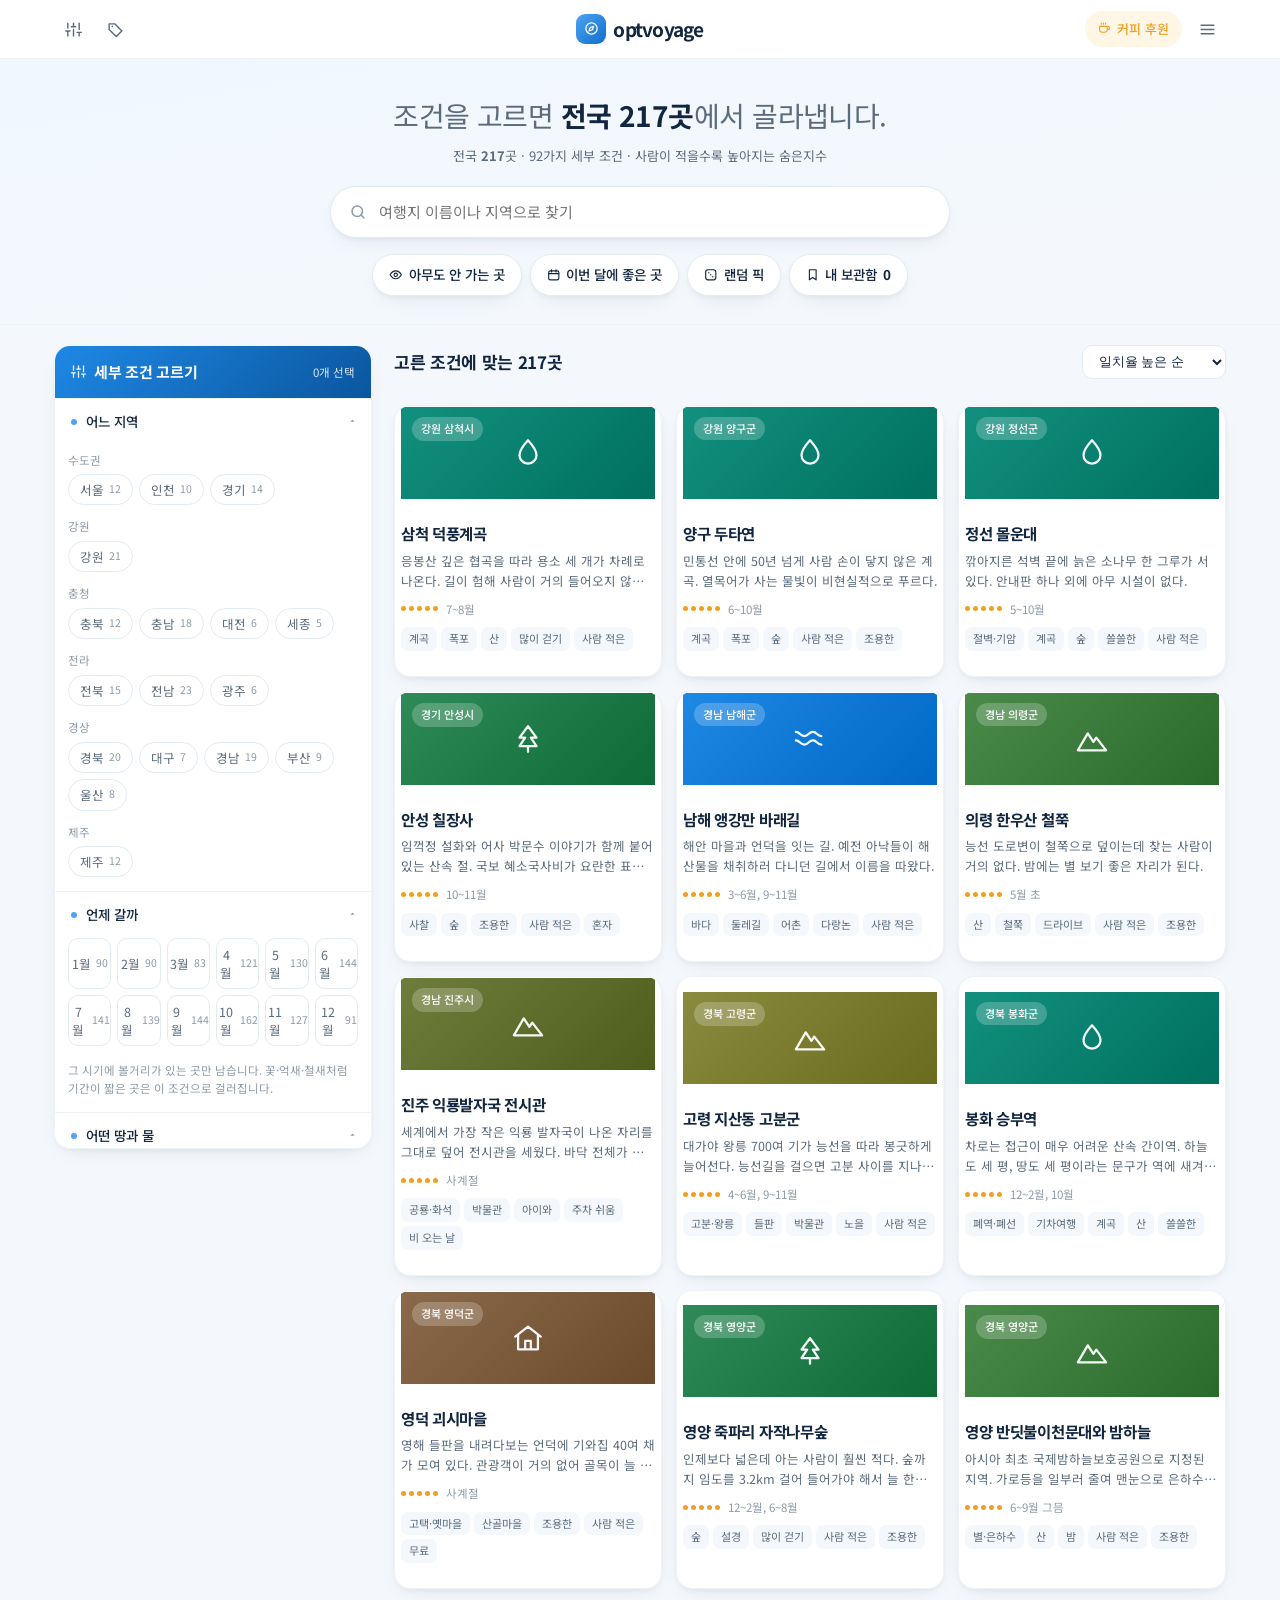
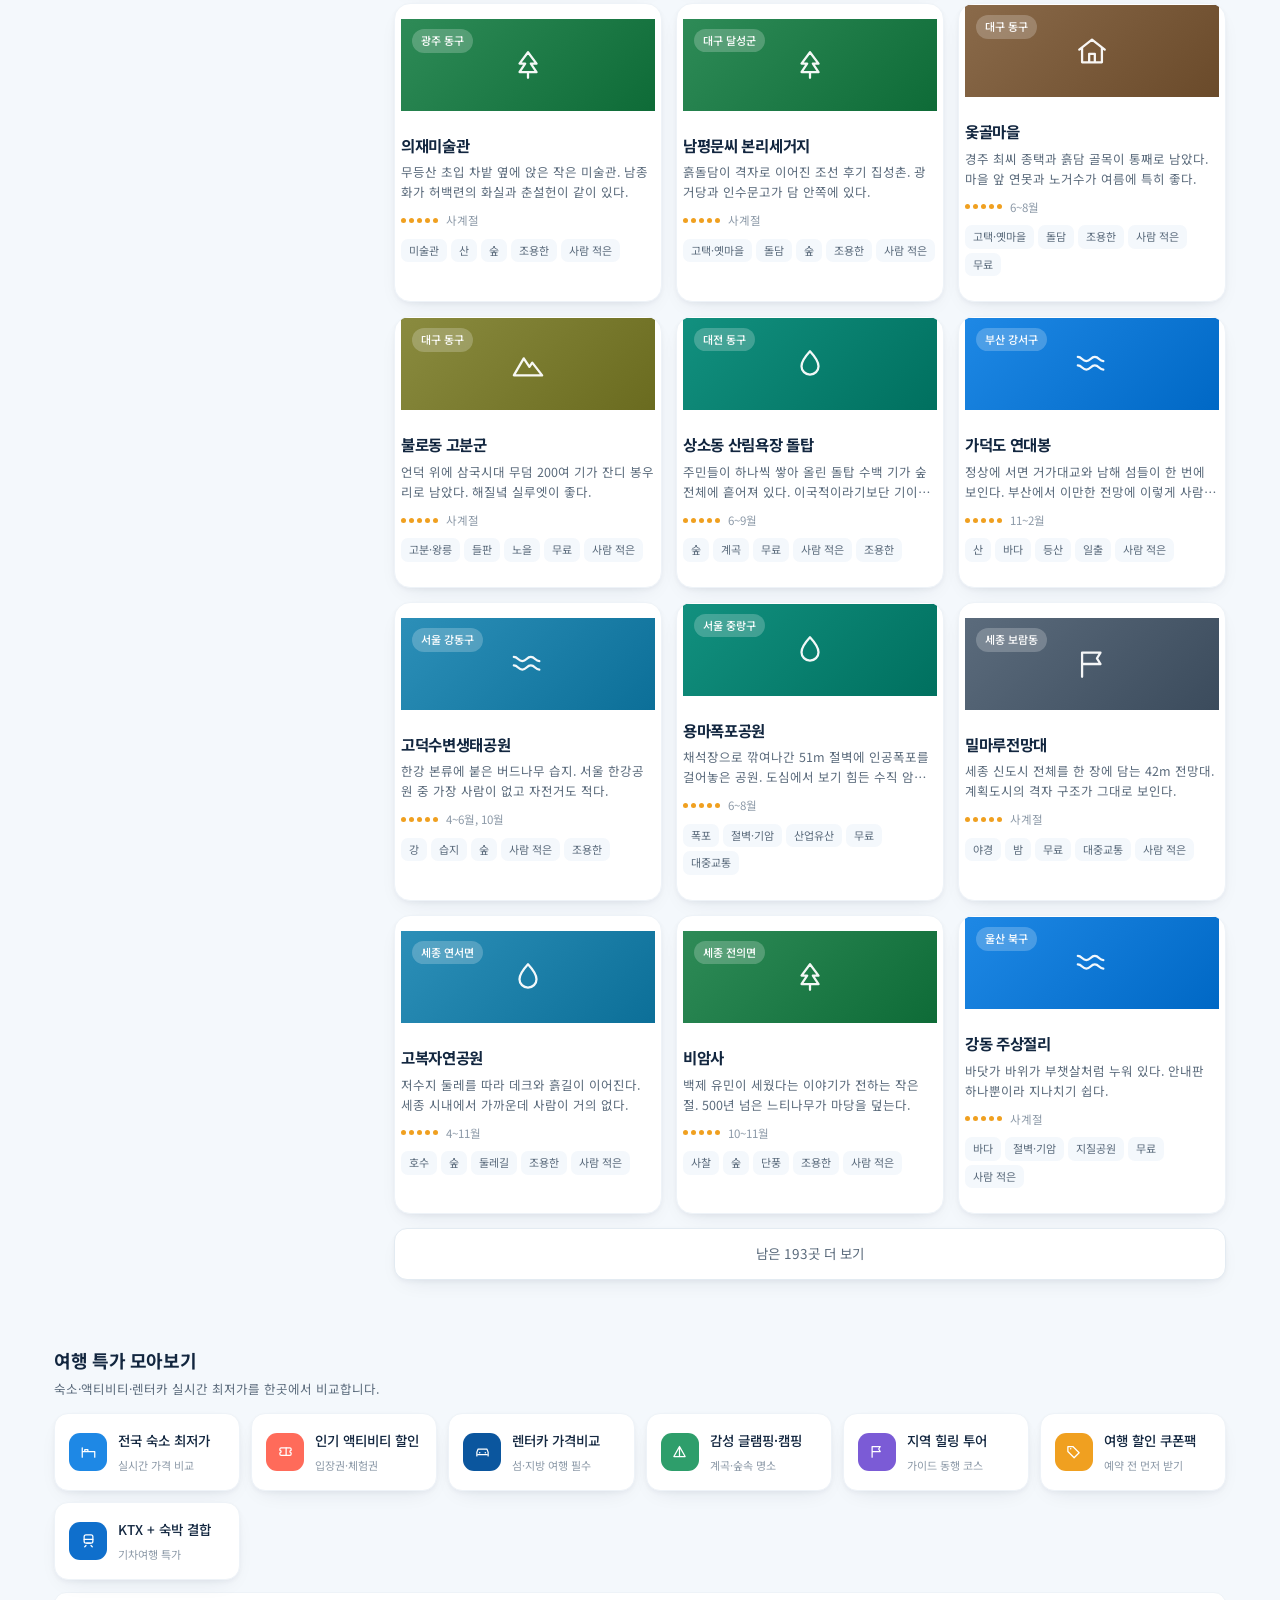
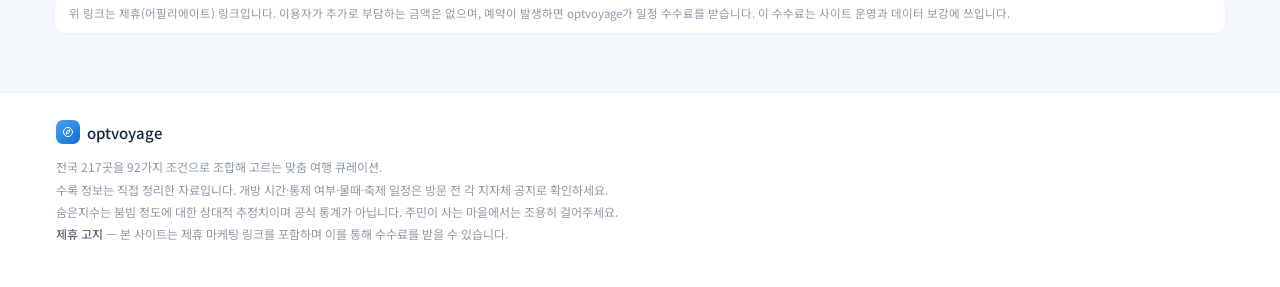
<file: index.html>
<!DOCTYPE html>
<html lang="ko">
<head>
<meta charset="UTF-8">
<meta name="viewport" content="width=device-width, initial-scale=1, viewport-fit=cover">
<title>optvoyage - 나만의 조건으로 고르는 전국 맞춤 여행</title>
<meta name="description" content="전국 217곳을 92가지 세부 조건으로 조합해 나만의 여행 픽을 만듭니다. 숨은지수로 사람 없는 여행지만 골라볼 수도 있습니다.">
<meta property="og:title" content="optvoyage - 나만의 맞춤 여행 큐레이션">
<meta property="og:description" content="150가지 세부 취향을 조합해 전국에서 나만의 여행지를 찾으세요.">
<meta property="og:type" content="website">
<link rel="preconnect" href="https://fonts.googleapis.com">
<link rel="preconnect" href="https://fonts.gstatic.com" crossorigin>
<link href="https://fonts.googleapis.com/css2?family=Noto+Sans+KR:wght@300;400;500;700&display=swap" rel="stylesheet">
<style>
:root{
  --p50:#EFF7FF; --p100:#DCEEFF; --p200:#B9DCFF; --p400:#4DA3F5;
  --p500:#1E88E5; --p600:#0F6FCC; --p700:#0B569E; --p900:#082F55;
  --navy:#12263F; --gray:#5B6B7C; --gray2:#8D9AA8;
  --bg:#F4F8FC; --card:#FFFFFF; --line:#E3EBF2; --line2:#EEF3F8;
  --amber:#F0A020; --amber-bg:#FFF6E6; --coral:#FF6B5A;
  --sh:0 2px 4px rgba(18,38,63,.04), 0 8px 24px -12px rgba(18,38,63,.14);
  --sh2:0 4px 20px -6px rgba(15,111,204,.28);
  --r:16px;
  box-sizing:border-box;
  padding-top:env(safe-area-inset-top,0px);
  padding-bottom:env(safe-area-inset-bottom,0px);
}
@media (prefers-color-scheme:dark){:root:not([data-theme="light"]){
  --p50:#0E2338; --p100:#123049; --p200:#1B4463; --p400:#5FB2F0;
  --p500:#3E9BEF; --p600:#68B4F5; --p700:#9AD0FA; --p900:#CCE7FF;
  --navy:#E8F1F9; --gray:#A8B8C6; --gray2:#7A8A98;
  --bg:#0A1725; --card:#12233A; --line:#20415E; --line2:#182C45;
  --amber:#F5B54A; --amber-bg:#3A2C12; --coral:#FF8474;
  --sh:0 2px 4px rgba(0,0,0,.3), 0 10px 26px -14px rgba(0,0,0,.6);
  --sh2:0 4px 20px -6px rgba(0,0,0,.5);
}}
:root[data-theme="dark"]{
  --p50:#0E2338; --p100:#123049; --p200:#1B4463; --p400:#5FB2F0;
  --p500:#3E9BEF; --p600:#68B4F5; --p700:#9AD0FA; --p900:#CCE7FF;
  --navy:#E8F1F9; --gray:#A8B8C6; --gray2:#7A8A98;
  --bg:#0A1725; --card:#12233A; --line:#20415E; --line2:#182C45;
  --amber:#F5B54A; --amber-bg:#3A2C12; --coral:#FF8474;
  --sh:0 2px 4px rgba(0,0,0,.3), 0 10px 26px -14px rgba(0,0,0,.6);
  --sh2:0 4px 20px -6px rgba(0,0,0,.5);
}
*,*::before,*::after{box-sizing:inherit}
html{scroll-padding-top:calc(env(safe-area-inset-top,0px) + 70px);-webkit-text-size-adjust:100%}
body{margin:0;background:var(--bg);color:var(--navy);
  font-family:"Noto Sans KR",-apple-system,BlinkMacSystemFont,"Malgun Gothic",sans-serif;
  font-size:15px;line-height:1.6;-webkit-font-smoothing:antialiased}
h1,h2,h3{margin:0;font-weight:700;letter-spacing:-.02em}
button{font:inherit;color:inherit;cursor:pointer;border:0;background:none}
a{color:var(--p600);text-decoration:none}
:focus-visible{outline:2px solid var(--p500);outline-offset:2px;border-radius:6px}
@media (prefers-reduced-motion:reduce){*{animation:none!important;transition:none!important}}
svg.ic{width:1em;height:1em;fill:none;stroke:currentColor;stroke-width:2;stroke-linecap:round;stroke-linejoin:round;vertical-align:-.12em}

/* ── header ── */
.hd{position:sticky;top:env(safe-area-inset-top,0px);z-index:50;background:var(--card);border-bottom:1px solid var(--line2)}
.hd-in{max-width:1200px;margin:0 auto;padding:0 14px;height:58px;display:grid;grid-template-columns:1fr auto 1fr;align-items:center}
.hd-l{display:flex;gap:4px}
.hd-r{display:flex;gap:6px;justify-content:flex-end;align-items:center;position:relative}
.ibtn{width:38px;height:38px;border-radius:11px;display:grid;place-items:center;color:var(--gray);font-size:17px}
.ibtn:hover{background:var(--p50);color:var(--p600)}
.logo{display:flex;align-items:center;gap:7px;color:var(--navy)}
.logo .mk{width:30px;height:30px;border-radius:9px;display:grid;place-items:center;color:#fff;font-size:15px;
  background:linear-gradient(135deg,var(--p400),var(--p600))}
.logo b{font-size:19px;letter-spacing:-.04em;font-weight:700}
.coffee{display:inline-flex;align-items:center;gap:6px;padding:8px 13px;border-radius:999px;font-size:13px;font-weight:500;
  background:var(--amber-bg);color:var(--amber)}
.coffee:hover{filter:brightness(.97)}
@media (max-width:560px){.coffee span{display:none}.coffee{padding:9px}}
.drop{position:absolute;top:46px;right:0;width:250px;background:var(--card);border:1px solid var(--line);
  border-radius:14px;box-shadow:var(--sh);padding:7px;display:none;z-index:60}
.drop.open{display:block}
.drop .dh{font-size:11px;color:var(--gray2);padding:7px 10px 5px}
.drop a,.drop button{display:flex;align-items:center;gap:10px;width:100%;padding:10px;border-radius:10px;
  font-size:13.5px;color:var(--navy);text-align:left}
.drop a:hover,.drop button:hover{background:var(--p50)}
.drop .bg{margin-left:auto;font-size:10px;font-weight:700;color:#fff;background:var(--coral);padding:2px 6px;border-radius:5px}
.drop hr{border:0;border-top:1px solid var(--line2);margin:5px 8px}

/* ── hero ── */
.hero{background:linear-gradient(170deg,var(--p50),var(--bg) 70%);border-bottom:1px solid var(--line2)}
.hero-in{max-width:1200px;margin:0 auto;padding:36px 16px 28px;text-align:center}
.hero h1{font-size:clamp(20px,4.6vw,28px);line-height:1.45}
.hero h1 em{font-style:normal;color:var(--p600)}
.hero h1 .num{color:var(--coral)}
.hero h1 .sl{color:var(--gray);font-weight:400}
.hero .sub{font-size:13px;color:var(--gray);margin:10px 0 0}
.sbox{max-width:620px;margin:20px auto 0;display:flex;align-items:center;gap:10px;background:var(--card);
  border:1px solid var(--line);border-radius:999px;padding:12px 18px;box-shadow:var(--sh)}
.sbox:focus-within{border-color:var(--p400);box-shadow:var(--sh2)}
.sbox input{flex:1;border:0;background:none;font:inherit;font-size:15px;color:var(--navy);outline:0;min-width:0}
.sbox svg{color:var(--gray2);flex:none;font-size:18px}
.qacts{display:flex;flex-wrap:wrap;gap:8px;justify-content:center;margin-top:16px}
.qa{display:inline-flex;align-items:center;gap:6px;padding:9px 16px;border-radius:999px;font-size:13.5px;font-weight:500;
  background:var(--card);border:1px solid var(--line);color:var(--navy);box-shadow:var(--sh)}
.qa:hover{border-color:var(--p400);color:var(--p600)}
.qa.on{background:linear-gradient(135deg,var(--p500),var(--p700));border-color:transparent;color:#fff;box-shadow:var(--sh2)}

/* ── layout ── */
.wrap{max-width:1200px;margin:0 auto;padding:20px 14px 60px;display:grid;grid-template-columns:318px 1fr;gap:22px;align-items:start}
@media (max-width:920px){.wrap{grid-template-columns:1fr;gap:14px}}

/* ── console ── */
.cs{background:var(--card);border:1px solid var(--line2);border-radius:var(--r);box-shadow:var(--sh);overflow:hidden}
@media (min-width:921px){.cs{position:sticky;top:calc(env(safe-area-inset-top,0px) + 70px);max-height:calc(100vh - 96px);overflow-y:auto}}
.cs-h{padding:14px 16px;border-bottom:1px solid var(--line2);display:flex;align-items:center;gap:8px;
  background:linear-gradient(135deg,var(--p500),var(--p700));color:#fff}
.cs-h h2{font-size:15px}
.cs-h .cnt{margin-left:auto;font-size:11.5px;opacity:.85}
summary{list-style:none;cursor:pointer}
summary::-webkit-details-marker{display:none}
.grp{border-bottom:1px solid var(--line2)}
.grp:last-child{border-bottom:0}
.grp-t{display:flex;align-items:center;gap:9px;padding:12px 16px;font-size:13.5px;font-weight:500}
.grp-t .dot{width:6px;height:6px;border-radius:50%;background:var(--p400);flex:none}
.grp-t .n{margin-left:auto;font-size:11.5px;color:var(--gray2)}
.grp-t .n.act{color:var(--p600);font-weight:700}
.grp-t .car{color:var(--gray2);font-size:10px;transition:transform .18s}
.grp[open] .car{transform:rotate(180deg)}
.grp-b{padding:0 13px 14px;display:flex;flex-wrap:wrap;gap:6px}
.chip{padding:6px 11px;border-radius:999px;border:1px solid var(--line);background:var(--card);
  font-size:12.5px;color:var(--gray);display:inline-flex;align-items:center;gap:5px;line-height:1.4}
.chip i{font-style:normal;font-size:10.5px;color:var(--gray2)}
.chip:hover{border-color:var(--p400);color:var(--p600)}
.chip.on{background:var(--p500);border-color:var(--p500);color:#fff;font-weight:500}
.chip.on i{color:rgba(255,255,255,.75)}
.chip.zero{opacity:.3;cursor:not-allowed}
.chip.zero:hover{border-color:var(--line);color:var(--gray)}
.mon{display:grid;grid-template-columns:repeat(6,1fr);gap:6px;width:100%}
.mon .chip{justify-content:center;padding:7px 0;border-radius:10px}
.seg{display:flex;width:100%;border:1px solid var(--line);border-radius:11px;overflow:hidden}
.seg button{flex:1;padding:8px 2px;font-size:12px;color:var(--gray);border-right:1px solid var(--line)}
.seg button:last-child{border-right:0}
.seg button.on{background:var(--p50);color:var(--p600);font-weight:700}
.note{width:100%;font-size:11.5px;color:var(--gray2);margin:9px 0 0;line-height:1.6}
.obs-row{display:flex;gap:5px;width:100%}
.obs-row button{flex:1;padding:9px 0;border:1px solid var(--line);border-radius:11px;font-size:11.5px;color:var(--gray)}
.obs-row button.on{background:var(--amber-bg);border-color:var(--amber);color:var(--amber);font-weight:700}

/* ── results ── */
.rhead{display:flex;align-items:center;gap:10px;flex-wrap:wrap;margin-bottom:12px}
.rhead h2{font-size:17px}
.rhead .sp{flex:1}
.sel{font-size:12.5px;padding:8px 12px;border:1px solid var(--line);border-radius:10px;background:var(--card);color:var(--navy)}
.active-tags{display:flex;flex-wrap:wrap;gap:6px;margin-bottom:14px}
.at{display:inline-flex;align-items:center;gap:6px;padding:5px 9px 5px 12px;border-radius:999px;
  background:var(--p500);color:#fff;font-size:12px}
.at b{font-weight:500}
.at button{color:#fff;opacity:.75;font-size:14px;line-height:1}
.at button:hover{opacity:1}
.at.clearall{background:var(--card);border:1px solid var(--line);color:var(--gray)}

.list{display:grid;grid-template-columns:repeat(auto-fill,minmax(258px,1fr));gap:14px}
.card{display:block;text-align:left;width:100%;background:var(--card);border:1px solid var(--line2);
  border-radius:var(--r);overflow:hidden;box-shadow:var(--sh);transition:transform .15s,box-shadow .15s}
.card:hover{transform:translateY(-2px);box-shadow:var(--sh2)}
.ch{height:92px;position:relative;display:grid;place-items:center;color:#fff}
.ch svg.big{width:34px;height:34px;opacity:.95;stroke-width:1.6}
.ch .rg{position:absolute;left:11px;top:10px;font-size:11px;background:rgba(255,255,255,.22);
  backdrop-filter:blur(3px);padding:3px 9px;border-radius:999px;font-weight:500}
.ch .mt{position:absolute;right:11px;top:10px;font-size:11px;font-weight:700;background:#fff;color:var(--p600);
  padding:3px 9px;border-radius:999px}
.cb{padding:13px 14px 14px}
.cb h3{font-size:15.5px;line-height:1.4}
.cb .ds{font-size:12.5px;color:var(--gray);margin:6px 0 9px;line-height:1.6;
  display:-webkit-box;-webkit-line-clamp:2;-webkit-box-orient:vertical;overflow:hidden}
.cb .mr{display:flex;align-items:center;gap:8px;font-size:11.5px;color:var(--gray2);flex-wrap:wrap}
.obs{display:inline-flex;align-items:center;gap:3px;color:var(--amber)}
.obs .d{width:5px;height:5px;border-radius:50%;background:currentColor;opacity:.25}
.obs .d.f{opacity:1}
.mtags{display:flex;flex-wrap:wrap;gap:4px;margin-top:9px}
.mtag{font-size:11px;padding:3px 8px;border-radius:7px;background:var(--bg);color:var(--gray)}
.mtag.hit{background:var(--p100);color:var(--p700);font-weight:500}
.empty{grid-column:1/-1;text-align:center;padding:48px 20px;background:var(--card);border:1px dashed var(--line);border-radius:var(--r)}
.empty h3{font-size:17px;margin-bottom:7px}
.empty p{font-size:13.5px;color:var(--gray);margin:0 0 16px}
.more{width:100%;padding:14px;border:1px solid var(--line);border-radius:13px;background:var(--card);
  font-size:13.5px;color:var(--gray);margin-top:14px;box-shadow:var(--sh)}
.more:hover{border-color:var(--p400);color:var(--p600)}

/* ── deals ── */
.deals{max-width:1200px;margin:0 auto;padding:6px 14px 46px}
.deals h2{font-size:18px;margin-bottom:4px}
.deals .sub{font-size:12.5px;color:var(--gray);margin:0 0 14px}
.dgrid{display:grid;grid-template-columns:repeat(auto-fill,minmax(168px,1fr));gap:11px}
.deal{display:flex;align-items:center;gap:11px;padding:14px;background:var(--card);border:1px solid var(--line2);
  border-radius:14px;box-shadow:var(--sh);color:var(--navy)}
.deal:hover{border-color:var(--p400);transform:translateY(-2px)}
.deal .ib{width:38px;height:38px;border-radius:11px;display:grid;place-items:center;flex:none;color:#fff}
.deal .tt{font-size:13.5px;font-weight:500;line-height:1.35}
.deal .st{font-size:11px;color:var(--gray2)}
.adnote{font-size:11.5px;color:var(--gray2);margin-top:12px;line-height:1.6;
  background:var(--card);border:1px solid var(--line2);border-radius:12px;padding:11px 14px}

/* ── sheet ── */
dialog{border:0;padding:0;background:transparent;max-width:none;max-height:none;width:100%;height:100%;margin:0}
dialog::backdrop{background:rgba(10,30,50,.5)}
.sheet{position:fixed;right:0;top:0;bottom:0;width:min(520px,100%);background:var(--card);display:flex;flex-direction:column;
  padding-top:env(safe-area-inset-top,0px);padding-bottom:env(safe-area-inset-bottom,0px)}
@media (max-width:600px){.sheet{top:7vh;border-radius:20px 20px 0 0;width:100%;overflow:hidden}}
.sh-hero{position:relative;height:120px;display:grid;place-items:center;color:#fff;flex:none}
.sh-hero svg.big{width:40px;height:40px;stroke-width:1.5}
.sh-hero .x{position:absolute;right:12px;top:12px;width:34px;height:34px;border-radius:50%;
  background:rgba(255,255,255,.25);color:#fff;display:grid;place-items:center;font-size:18px}
.sh-body{flex:1;overflow-y:auto;padding:18px 18px 34px}
.sh-body h2{font-size:21px;line-height:1.35}
.sh-loc{font-size:12.5px;color:var(--gray2);margin:6px 0 14px;display:flex;align-items:center;gap:8px}
.sh-body p{font-size:14px;line-height:1.8;color:var(--gray)}
.box{border:1px solid var(--line2);border-radius:13px;padding:13px 15px;margin-top:13px;background:var(--bg)}
.box h4{font-size:11.5px;color:var(--gray2);font-weight:500;margin:0 0 5px}
.box p{margin:0;font-size:13.5px;color:var(--navy)}
.facts{display:grid;grid-template-columns:1fr 1fr;gap:10px;margin-top:13px}
.fact{border:1px solid var(--line2);border-radius:13px;padding:11px 13px}
.fact span{display:block;font-size:11.5px;color:var(--gray2);margin-bottom:3px}
.fact b{font-size:13.5px;font-weight:500}
.sh-tags{display:flex;flex-wrap:wrap;gap:6px;margin-top:15px}
.sh-tags button{font-size:12px;padding:5px 11px;border-radius:999px;border:1px solid var(--line);color:var(--gray)}
.sh-tags button:hover{border-color:var(--p400);color:var(--p600)}
.ad-row{display:grid;grid-template-columns:1fr 1fr;gap:9px;margin-top:14px}
.ad-btn{display:flex;align-items:center;gap:9px;padding:12px;border-radius:13px;border:1px solid var(--line);
  font-size:12.5px;font-weight:500;color:var(--navy)}
.ad-btn:hover{border-color:var(--p400)}
.ad-btn .ib{width:30px;height:30px;border-radius:9px;display:grid;place-items:center;color:#fff;flex:none;font-size:13px}
.sh-foot{flex:none;display:flex;gap:9px;padding:12px 18px;border-top:1px solid var(--line2);background:var(--card)}
.btn{flex:1;text-align:center;padding:13px;border-radius:13px;font-size:14px;font-weight:500;
  border:1px solid var(--line);color:var(--navy)}
.btn.pri{background:linear-gradient(135deg,var(--p500),var(--p700));border-color:transparent;color:#fff}

/* ── panel ── */
.panel{background:var(--card);border:1px solid var(--line2);border-radius:var(--r);padding:18px;box-shadow:var(--sh);margin-bottom:16px}
.panel h2{font-size:17px;margin-bottom:4px}
.panel .sub{font-size:12.5px;color:var(--gray);margin:0 0 14px}
.pickrow{display:flex;align-items:center;gap:10px;padding:12px 0;border-top:1px solid var(--line2)}
.pickrow .nm{font-size:14px;font-weight:500}
.pickrow .tg{font-size:11.5px;color:var(--gray2);margin-top:2px}
.pickrow .sp{flex:1}
.mini{font-size:12px;padding:6px 11px;border:1px solid var(--line);border-radius:9px;color:var(--gray)}
.mini:hover{border-color:var(--p400);color:var(--p600)}
.inp{flex:1;padding:11px 14px;border:1px solid var(--line);border-radius:11px;background:var(--bg);color:var(--navy);font:inherit;font-size:13.5px}
.toast{position:fixed;left:50%;transform:translateX(-50%);bottom:calc(24px + env(safe-area-inset-bottom,0px));
  background:var(--navy);color:var(--bg);padding:11px 20px;border-radius:999px;font-size:13px;z-index:90;
  opacity:0;pointer-events:none;transition:opacity .2s}
.toast.show{opacity:1}
footer{background:var(--card);border-top:1px solid var(--line2)}
.ft{max-width:1200px;margin:0 auto;padding:26px 16px 42px;font-size:12px;color:var(--gray2);line-height:1.85}
.ft b{color:var(--gray);font-weight:500}
.ft .lg{display:flex;align-items:center;gap:7px;color:var(--navy);margin-bottom:10px}
</style>
</head>
<body>

<svg style="display:none">
<symbol id="i-compass" viewBox="0 0 24 24"><circle cx="12" cy="12" r="9"/><path d="M15.5 8.5l-2 5.5-5.5 2 2-5.5z"/></symbol>
<symbol id="i-map" viewBox="0 0 24 24"><path d="M9 3L3 6v15l6-3 6 3 6-3V3l-6 3-6-3zM9 3v15M15 6v15"/></symbol>
<symbol id="i-coffee" viewBox="0 0 24 24"><path d="M17 8h1a3 3 0 010 6h-1M3 8h14v6a5 5 0 01-5 5H8a5 5 0 01-5-5V8zM6 2v2M10 2v2M14 2v2"/></symbol>
<symbol id="i-menu" viewBox="0 0 24 24"><path d="M3 6h18M3 12h18M3 18h18"/></symbol>
<symbol id="i-search" viewBox="0 0 24 24"><circle cx="11" cy="11" r="7"/><path d="M20 20l-4-4"/></symbol>
<symbol id="i-dice" viewBox="0 0 24 24"><rect x="3" y="3" width="18" height="18" rx="4"/><circle cx="8.5" cy="8.5" r="1.2" fill="currentColor" stroke="none"/><circle cx="15.5" cy="15.5" r="1.2" fill="currentColor" stroke="none"/><circle cx="12" cy="12" r="1.2" fill="currentColor" stroke="none"/></symbol>
<symbol id="i-bookmark" viewBox="0 0 24 24"><path d="M6 3h12v18l-6-4-6 4V3z"/></symbol>
<symbol id="i-eye" viewBox="0 0 24 24"><path d="M2 12s4-7 10-7 10 7 10 7-4 7-10 7-10-7-10-7z"/><circle cx="12" cy="12" r="3"/></symbol>
<symbol id="i-cal" viewBox="0 0 24 24"><rect x="3" y="5" width="18" height="16" rx="3"/><path d="M3 10h18M8 3v4M16 3v4"/></symbol>
<symbol id="i-moon" viewBox="0 0 24 24"><path d="M21 13A9 9 0 1111 3a7 7 0 1010 10z"/></symbol>
<symbol id="i-sliders" viewBox="0 0 24 24"><path d="M4 21v-7M4 10V3M12 21v-9M12 8V3M20 21v-5M20 12V3M1 14h6M9 8h6M17 16h6"/></symbol>
<symbol id="i-bed" viewBox="0 0 24 24"><path d="M2 18v-6h20v6M2 18v3M22 18v3M2 12V6M6 12V9h5v3"/></symbol>
<symbol id="i-ticket" viewBox="0 0 24 24"><path d="M3 8a2 2 0 012-2h14a2 2 0 012 2v2a2 2 0 000 4v2a2 2 0 01-2 2H5a2 2 0 01-2-2v-2a2 2 0 000-4V8z"/><path d="M13 6v12"/></symbol>
<symbol id="i-car" viewBox="0 0 24 24"><path d="M5 17h14M3 17v-4l2-5h14l2 5v4M3 17v2M21 17v2"/><circle cx="7.5" cy="14" r="1.2" fill="currentColor" stroke="none"/><circle cx="16.5" cy="14" r="1.2" fill="currentColor" stroke="none"/></symbol>
<symbol id="i-tent" viewBox="0 0 24 24"><path d="M12 4L3 20h18L12 4zM12 4v16"/></symbol>
<symbol id="i-flag" viewBox="0 0 24 24"><path d="M5 21V4h13l-2.5 4L18 12H5"/></symbol>
<symbol id="i-tag" viewBox="0 0 24 24"><path d="M3 12V4h8l10 10-8 8L3 12z"/><circle cx="7.5" cy="7.5" r="1.2" fill="currentColor" stroke="none"/></symbol>
<symbol id="i-train" viewBox="0 0 24 24"><rect x="5" y="3" width="14" height="13" rx="3"/><path d="M5 10h14M8 20l-2 2M16 20l2 2M9 16h6"/></symbol>
<symbol id="i-wave" viewBox="0 0 24 24"><path d="M2 7c3 0 3 3 6 3s3-3 6-3 3 3 6 3M2 13c3 0 3 3 6 3s3-3 6-3 3 3 6 3"/></symbol>
<symbol id="i-mtn" viewBox="0 0 24 24"><path d="M2 20l7-12 4 6 2-3 7 9H2z"/></symbol>
<symbol id="i-tree" viewBox="0 0 24 24"><path d="M12 3l6 8h-4l4 6H6l4-6H6l6-8zM12 17v4"/></symbol>
<symbol id="i-drop" viewBox="0 0 24 24"><path d="M12 3s6 6.5 6 10.5A6 6 0 016 13.5C6 9.5 12 3 12 3z"/></symbol>
<symbol id="i-house" viewBox="0 0 24 24"><path d="M3 11l9-7 9 7M5 10v10h14V10M10 20v-6h4v6"/></symbol>
<symbol id="i-frame" viewBox="0 0 24 24"><rect x="3" y="3" width="18" height="18" rx="3"/><path d="M3 15l5-5 4 4 3-3 6 6"/></symbol>
<symbol id="i-cave" viewBox="0 0 24 24"><path d="M3 21V11a9 9 0 0118 0v10h-6v-7a3 3 0 00-6 0v7H3z"/></symbol>
<symbol id="i-island" viewBox="0 0 24 24"><path d="M2 19c3 0 3 2 6 2s3-2 6-2 3 2 6 2M12 17V7M12 7c0-3 4-3 4 0M12 7c0-3-4-3-4 0"/></symbol>
</svg>

<header class="hd"><div class="hd-in">
  <div class="hd-l">
    <button class="ibtn" id="btnFilter" title="조건 고르기" aria-label="조건 고르기"><svg class="ic"><use href="#i-sliders"/></svg></button>
    <button class="ibtn" id="btnDeals" title="여행 특가" aria-label="여행 특가"><svg class="ic"><use href="#i-tag"/></svg></button>
  </div>
  <a class="logo" href="#top"><span class="mk"><svg class="ic"><use href="#i-compass"/></svg></span><b>optvoyage</b></a>
  <div class="hd-r">
    <a class="coffee" href="https://buymeacoffee.com/djawjdaks8g" target="_blank" rel="noopener noreferrer" title="커피 한 잔 후원하기">
      <svg class="ic"><use href="#i-coffee"/></svg><span>커피 후원</span></a>
    <button class="ibtn" id="btnMenu" aria-label="메뉴 열기"><svg class="ic"><use href="#i-menu"/></svg></button>
    <div class="drop" id="dropMenu">
      <div class="dh">optvoyage 메뉴</div>
      <button id="mFilter"><svg class="ic" style="color:var(--p500)"><use href="#i-sliders"/></svg>조건 조합으로 찾기<span class="bg">HOT</span></button>
      <button id="mHidden"><svg class="ic" style="color:var(--amber)"><use href="#i-eye"/></svg>아무도 안 가는 곳</button>
      <button id="mMonth"><svg class="ic" style="color:var(--p500)"><use href="#i-cal"/></svg>이번 달에 좋은 곳</button>
      <button id="mDice"><svg class="ic" style="color:var(--coral)"><use href="#i-dice"/></svg>운명의 랜덤 픽</button>
      <button id="mSaved"><svg class="ic" style="color:var(--p500)"><use href="#i-bookmark"/></svg>나만의 픽 보관함<span class="bg" id="savedN2">0</span></button>
      <hr>
      <button id="mDeals"><svg class="ic" style="color:var(--coral)"><use href="#i-tag"/></svg>여행 특가 모아보기</button>
      <a href="https://buymeacoffee.com/djawjdaks8g" target="_blank" rel="noopener noreferrer"><svg class="ic" style="color:var(--amber)"><use href="#i-coffee"/></svg>커피 한 잔 후원하기</a>
      <hr>
      <button id="mTheme"><svg class="ic"><use href="#i-moon"/></svg>화면 밝기 전환</button>
    </div>
  </div>
</div></header>

<section class="hero" id="top"><div class="hero-in">
  <h1 id="sentence"></h1>
  <p class="sub">전국 <b id="totalN">0</b>곳 · 92가지 세부 조건 · 사람이 적을수록 높아지는 숨은지수</p>
  <label class="sbox">
    <svg class="ic"><use href="#i-search"/></svg>
    <input id="qBox" type="search" placeholder="여행지 이름이나 지역으로 찾기" aria-label="여행지 검색">
  </label>
  <div class="qacts">
    <button class="qa" id="actHidden"><svg class="ic"><use href="#i-eye"/></svg>아무도 안 가는 곳</button>
    <button class="qa" id="actMonth"><svg class="ic"><use href="#i-cal"/></svg>이번 달에 좋은 곳</button>
    <button class="qa" id="actDice"><svg class="ic"><use href="#i-dice"/></svg>랜덤 픽</button>
    <button class="qa" id="actSaved"><svg class="ic"><use href="#i-bookmark"/></svg>내 보관함 <b id="savedN">0</b></button>
  </div>
</div></section>

<main class="wrap">
  <aside class="cs" id="console">
    <div class="cs-h"><svg class="ic"><use href="#i-sliders"/></svg><h2>세부 조건 고르기</h2><span class="cnt" id="pickedN">0개 선택</span></div>
    <div id="groups"></div>
  </aside>
  <div>
    <div id="savedPanel" hidden></div>
    <div class="rhead">
      <h2 id="rTitle">결과</h2><div class="sp"></div>
      <select class="sel" id="sortSel">
        <option value="match">일치율 높은 순</option>
        <option value="obs">숨은지수 높은 순</option>
        <option value="obsLow">알려진 곳 먼저</option>
        <option value="region">지역 순</option>
        <option value="rand">무작위</option>
      </select>
    </div>
    <div class="active-tags" id="activeTags"></div>
    <div class="list" id="list"></div>
    <button class="more" id="moreBtn" hidden>더 보기</button>
  </div>
</main>

<section class="deals" id="deals">
  <h2>여행 특가 모아보기</h2>
  <p class="sub">숙소·액티비티·렌터카 실시간 최저가를 한곳에서 비교합니다.</p>
  <div class="dgrid" id="dealGrid"></div>
  <p class="adnote">위 링크는 제휴(어필리에이트) 링크입니다. 이용자가 추가로 부담하는 금액은 없으며, 예약이 발생하면 optvoyage가 일정 수수료를 받습니다. 이 수수료는 사이트 운영과 데이터 보강에 쓰입니다.</p>
</section>

<footer><div class="ft">
  <div class="lg"><span class="mk" style="width:24px;height:24px;border-radius:7px;display:grid;place-items:center;color:#fff;font-size:12px;background:linear-gradient(135deg,var(--p400),var(--p600))"><svg class="ic"><use href="#i-compass"/></svg></span><b style="color:var(--navy);font-size:15px">optvoyage</b></div>
  전국 217곳을 92가지 조건으로 조합해 고르는 맞춤 여행 큐레이션.<br>
  수록 정보는 직접 정리한 자료입니다. 개방 시간·통제 여부·물때·축제 일정은 방문 전 각 지자체 공지로 확인하세요.<br>
  숨은지수는 붐빔 정도에 대한 상대적 추정치이며 공식 통계가 아닙니다. 주민이 사는 마을에서는 조용히 걸어주세요.<br>
  <b>제휴 고지</b> — 본 사이트는 제휴 마케팅 링크를 포함하며 이를 통해 수수료를 받을 수 있습니다.
</div></footer>

<dialog id="dlg"><div class="sheet" id="sheet"></div></dialog>
<div class="toast" id="toast"></div>

<script>
const AFF={
  STAY:{u:"https://3ha.in/r/725499",t:"전국 숙소 최저가",s:"실시간 가격 비교",i:"i-bed",c:"#1E88E5"},
  ACT:{u:"https://3ha.in/r/725525",t:"인기 액티비티 할인",s:"입장권·체험권",i:"i-ticket",c:"#FF6B5A"},
  CAR:{u:"https://3ha.in/r/725527",t:"렌터카 가격비교",s:"섬·지방 여행 필수",i:"i-car",c:"#0B569E"},
  GLAM:{u:"https://3ha.in/r/725529",t:"감성 글램핑·캠핑",s:"계곡·숲속 명소",i:"i-tent",c:"#2E9E6B"},
  TOUR:{u:"https://3ha.in/r/725530",t:"지역 힐링 투어",s:"가이드 동행 코스",i:"i-flag",c:"#7B5BD6"},
  CPN:{u:"https://3ha.in/r/725531",t:"여행 할인 쿠폰팩",s:"예약 전 먼저 받기",i:"i-tag",c:"#F0A020"},
  KTX:{u:"https://3ha.in/r/725534",t:"KTX + 숙박 결합",s:"기차여행 특가",i:"i-train",c:"#0F6FCC"}
};

const DATA = [{"n":"백사실계곡","s":"서울","g":"종로구","o":4,"t":["계곡","숲","조용한","사람 적은","혼자","무료","대중교통","더울 때","반나절","둘레길"],"d":"도심 한복판에 도롱뇽이 사는 1급수 계곡이 남아 있다. 별서터 주춧돌만 남은 터가 계곡 가운데 있어 폐허 같은 정취가 있다.","p":"부암동 쪽에서 내려오면 오르막이 거의 없다. 여름 평일 오전이 가장 한산하다.","w":"6~9월"},{"n":"안산 자락길","s":"서울","g":"서대문구","o":3,"t":["숲","완만한 길","무료","대중교통","부모님과","혼자","반나절","둘레길","조용한"],"d":"산 중턱을 한 바퀴 도는 7km 무장애 데크길. 계단이 거의 없어 유모차와 휠체어로도 한 바퀴가 가능하다.","p":"메타세쿼이아 구간은 서대문독립공원 쪽 입구가 가깝다.","w":"사계절"},{"n":"경춘선 숲길","s":"서울","g":"노원구","o":3,"t":["폐역·폐선","숲","자전거","무료","대중교통","혼자","둘이서","반나절","조용한","기차여행"],"d":"경춘선 옛 철길을 걷는 6km 산책로. 화랑대 폐역에 옛 전차와 신호등이 그대로 서 있다.","p":"화랑대역 구간은 해 질 무렵 조명이 켜진다.","w":"4~11월"},{"n":"용마폭포공원","s":"서울","g":"중랑구","o":5,"t":["폭포","절벽·기암","산업유산","무료","대중교통","사람 적은","사진","더울 때","반나절"],"d":"채석장으로 깎여나간 51m 절벽에 인공폭포를 걸어놓은 공원. 도심에서 보기 힘든 수직 암벽 풍경이다.","p":"폭포 가동은 여름철 정해진 시간에만. 뒤쪽 용마산 등산로와 이어진다.","w":"6~8월"},{"n":"길상사","s":"서울","g":"성북구","o":3,"t":["사찰","숲","조용한","혼자","무료","대중교통","반나절","단풍","사진"],"d":"요정이던 대원각을 절로 내놓아 만든 도량. 기와 대신 한옥 별채들이 숲 사이에 흩어져 있어 절 같지 않은 절이다.","p":"경내 침묵 구역이 있다. 가을 단풍이 짧고 진하다.","w":"10~11월"},{"n":"낙산공원 성곽길","s":"서울","g":"종로구","o":2,"t":["성곽·산성","야경","밤","무료","대중교통","둘이서","혼자","반나절","사진","완만한 길"],"d":"한양도성 성곽을 따라 걷다 보면 도심 야경이 통째로 아래에 깔린다. 오르막이 짧아 밤 산책으로 부담이 없다.","p":"혜화문에서 시작해 동대문 방향으로 내려오면 계속 내리막이다.","w":"사계절"},{"n":"선유도공원","s":"서울","g":"영등포구","o":3,"t":["강","산업유산","숲","무료","대중교통","혼자","둘이서","조용한","반나절","사진","비 오는 날"],"d":"정수장 콘크리트 구조물을 헐지 않고 식물을 올려 만든 공원. 녹조 정화조 자리가 지금은 수생식물원이다.","p":"비 오는 날 콘크리트가 젖으면 분위기가 가장 좋다.","w":"사계절"},{"n":"고덕수변생태공원","s":"서울","g":"강동구","o":5,"t":["강","습지","숲","사람 적은","조용한","혼자","무료","반나절","완만한 길"],"d":"한강 본류에 붙은 버드나무 습지. 서울 한강공원 중 가장 사람이 없고 자전거도 적다.","p":"암사역에서 걸어가면 20분. 여름엔 모기가 많다.","w":"4~6월, 10월"},{"n":"서울생활사박물관","s":"서울","g":"노원구","o":4,"t":["박물관","근대건축","무료","대중교통","아이와","부모님과","비 오는 날","반나절","사람 적은"],"d":"옛 북부지방법원 건물을 그대로 쓴 무료 박물관. 1950~90년대 서울 집과 골목을 방 단위로 재현해 놨다.","p":"뒤편에 옛 구치감 건물이 남아 있다. 비 오는 날 갈 만하다.","w":"사계절"},{"n":"국립서울현충원 수양벚꽃","s":"서울","g":"동작구","o":3,"t":["벚꽃","숲","무료","대중교통","조용한","부모님과","혼자","반나절","사진"],"d":"가지가 늘어지는 수양벚나무가 능선을 따라 줄지어 선다. 여의도와 달리 노점도 인파도 없다.","p":"4월 초 한 주가 절정. 정숙이 원칙인 공간이다.","w":"4월 초"},{"n":"굴업도","s":"인천","g":"옹진군","o":5,"t":["섬","바다","들판","별·은하수","배편 필요","많이 걷기","사람 적은","혼자","1박 이상","일출","노을","트레킹"],"d":"사슴이 돌아다니는 개머리언덕이 통째로 억새밭이다. 편의점도 식당도 사실상 없어 먹을 것을 지고 들어가야 한다.","p":"덕적도에서 한 번 더 갈아탄다. 기상으로 발이 묶이는 일이 잦으니 일정에 하루 여유를 둘 것.","w":"9~10월"},{"n":"교동도 대룡시장","s":"인천","g":"강화군","o":4,"t":["전통시장","근대건축","어촌","쓸쓸한","사진","혼자","부모님과","당일치기","사람 적은","드라이브"],"d":"황해도 연백에서 피란 온 실향민들이 고향 시장을 본떠 만든 골목. 간판과 약방이 1960년대에서 멈춰 있다.","p":"민통선 안이라 다리 입구에서 신분증 확인과 출입증 발급을 거친다.","w":"사계절"},{"n":"석모도 민머루해변","s":"인천","g":"강화군","o":4,"t":["바다","갯벌","노을","온천","사람 적은","조용한","둘이서","당일치기","물때 확인","드라이브"],"d":"서해 치고 모래가 고운 해변에 낙조가 정면으로 떨어진다. 근처에 바다를 보며 앉는 노천 해수탕이 있다.","p":"물이 빠지면 갯벌이 끝없이 드러난다. 물때표를 먼저 볼 것.","w":"4~10월"},{"n":"소래습지생태공원","s":"인천","g":"남동구","o":4,"t":["습지","염전","갯벌","억새·갈대","노을","무료","대중교통","사진","혼자","반나절","사람 적은"],"d":"버려진 염전 터에 풍차와 소금창고가 남아 있다. 갈대와 염생식물이 붉게 물드는 가을이 압권이다.","p":"칠면초가 붉어지는 9~10월이 정점. 그늘이 거의 없다.","w":"9~10월"},{"n":"배다리 헌책방골목","s":"인천","g":"동구","o":4,"t":["책방·도서관","근대건축","벽화마을","혼자","비 오는 날","무료","대중교통","반나절","조용한","사람 적은"],"d":"한국전쟁 후 생긴 헌책방 거리가 몇 집 남아 버티고 있다. 골목 안에 작은 전시공간과 오래된 양조장 건물이 섞여 있다.","p":"평일 낮에 가야 문 연 집이 많다.","w":"사계절"},{"n":"개항장 근대건축 거리","s":"인천","g":"중구","o":2,"t":["근대건축","박물관","산업유산","둘이서","아이와","대중교통","사진","반나절","비 오는 날"],"d":"옛 일본 은행 세 곳과 청국 조계지 계단이 한 블록 안에 몰려 있다. 계단 하나를 사이에 두고 석등 모양이 바뀐다.","p":"차이나타운 쪽은 붐비니 자유공원 방향으로 빠지면 한산하다.","w":"사계절"},{"n":"백령도 두무진","s":"인천","g":"옹진군","o":5,"t":["섬","절벽·기암","바다","지질공원","배편 필요","1박 이상","사람 적은","노을","트레킹","혼자"],"d":"10억 년 된 사암 절벽이 병풍처럼 바다에 꽂혀 있다. 유람선을 타야 절벽 앞면을 볼 수 있다.","p":"인천에서 뱃길 4시간. 파도로 결항이 잦으니 여유 일정 필수.","w":"5~10월"},{"n":"장봉도 갯티길","s":"인천","g":"옹진군","o":5,"t":["섬","갯벌","바다","둘레길","배편 필요","사람 적은","조용한","혼자","당일치기","노을","많이 걷기"],"d":"삼목선착장에서 40분이면 닿는데도 사람이 거의 없다. 해안을 따라 난 갯티길이 섬을 한 바퀴 돈다.","p":"차 없이 들어가 마을버스로 이동해도 충분하다.","w":"4~10월"},{"n":"무의도 호룡곡산","s":"인천","g":"중구","o":3,"t":["섬","산","바다","등산","대중교통","당일치기","혼자","둘이서","트레킹","일출"],"d":"해발 246m인데 능선에서 서해 섬들이 줄줄이 보인다. 다리가 놓여 배 없이 들어간다.","p":"광명항에서 올라 하나개로 내려오는 코스가 편하다.","w":"사계절"},{"n":"승봉도","s":"인천","g":"옹진군","o":5,"t":["섬","바다","해수욕","사람 적은","조용한","배편 필요","1박 이상","둘이서","노을","갯벌"],"d":"이일레해변 백사장이 완만하고 넓은데 사람은 손에 꼽을 만큼 적다. 섬 반대편엔 촛대바위가 서 있다.","p":"대부도·인천에서 배편. 성수기 외에는 식당 영업이 들쭉날쭉하다.","w":"6~9월"},{"n":"연천 재인폭포","s":"경기","g":"연천군","o":3,"t":["폭포","절벽·기암","지질공원","계곡","무료","주차 쉬움","아이와","당일치기","더울 때","사진","드라이브"],"d":"현무암 주상절리 절벽에서 18m를 곧장 떨어진다. 폭포 위를 가로지르는 유리 전망대가 놓여 있다.","p":"장마 직후 수량이 가장 많다. 겨울엔 빙벽이 된다.","w":"6~9월"},{"n":"전곡리 선사유적지","s":"경기","g":"연천군","o":4,"t":["선사유적","박물관","들판","아이와","무료","주차 쉬움","당일치기","반나절","사람 적은","완만한 길"],"d":"동아시아 최초의 아슐리안 주먹도끼가 나온 자리. 한탄강 물줄기가 감싸는 너른 둔치가 유적 전체를 덮고 있다.","p":"선사박물관은 실내라 비 오는 날 대안이 된다.","w":"4~10월"},{"n":"시흥 갯골생태공원","s":"경기","g":"시흥시","o":4,"t":["습지","염전","갯벌","억새·갈대","노을","무료","주차 쉬움","사진","혼자","반나절","사람 적은"],"d":"내륙 깊숙이 파고든 갯골을 따라 폐염전이 남아 있다. 나무로 짠 흔들전망대에 오르면 소금밭 구획이 한눈에 들어온다.","p":"해질녘 갯골에 물이 들어찰 때가 가장 좋다.","w":"9~11월"},{"n":"포천 비둘기낭 폭포","s":"경기","g":"포천시","o":3,"t":["폭포","동굴","절벽·기암","지질공원","계곡","무료","주차 쉬움","사진","당일치기","더울 때"],"d":"현무암 협곡 안쪽에 숨은 에메랄드빛 소(沼). 물빛이 계절에 따라 옥색에서 청록으로 바뀐다.","p":"전망대에서만 내려다본다. 옆 한탄강 하늘다리와 묶으면 반나절.","w":"5~10월"},{"n":"파주 감악산 출렁다리","s":"경기","g":"파주시","o":2,"t":["출렁다리","산","등산","계곡","무료","주차 쉬움","당일치기","둘이서","트레킹","단풍"],"d":"150m 산악 현수교가 계곡을 가로지른다. 다리만 건너도 되고 정상까지 2시간이면 오른다.","p":"주말 주차장이 금방 찬다. 아침 일찍 가면 다리가 비어 있다.","w":"4~6월, 10월"},{"n":"안성 칠장사","s":"경기","g":"안성시","o":5,"t":["사찰","숲","조용한","사람 적은","혼자","무료","반나절","단풍","드라이브"],"d":"임꺽정 설화와 어사 박문수 이야기가 함께 붙어 있는 산속 절. 국보 혜소국사비가 요란한 표지 없이 서 있다.","p":"주차장에서 경내까지 5분. 관광버스가 오지 않는다.","w":"10~11월"},{"n":"제부도","s":"경기","g":"화성시","o":2,"t":["섬","바다","갯벌","노을","물때 확인","드라이브","당일치기","둘이서","아이와","사진"],"d":"하루 두 번 바닷길이 열려야 들어간다. 섬 서쪽 매바위 앞으로 해가 떨어진다.","p":"물때표대로 길이 닫히면 몇 시간 갇힌다. 들어갈 때 나올 시간을 먼저 확인할 것.","w":"4~10월"},{"n":"남양주 수종사","s":"경기","g":"남양주시","o":3,"t":["사찰","강","산","운해","조용한","일출","혼자","반나절","사진","많이 걷기"],"d":"두물머리가 발밑에 내려다보이는 절. 새벽에 강 안개가 깔리면 산봉우리만 섬처럼 남는다.","p":"차로 올라가는 길이 매우 좁고 가파르다. 걸어서 40분 코스를 권한다.","w":"10~11월 새벽"},{"n":"여주 신륵사","s":"경기","g":"여주시","o":3,"t":["사찰","강","노을","부모님과","조용한","주차 쉬움","반나절","단풍","드라이브"],"d":"강가에 세운 보기 드문 절. 남한강 물길을 바로 내려다보는 벽돌탑과 정자가 있다.","p":"해질녘 강 쪽 정자에서 보는 노을이 좋다.","w":"사계절"},{"n":"구봉도 낙조전망대","s":"경기","g":"안산시","o":3,"t":["바다","노을","섬","둘레길","갯벌","주차 쉬움","둘이서","당일치기","사진","완만한 길"],"d":"대부도 끝자락 바위 능선을 걸어 나가면 바다 위 데크에 닿는다. 서해 낙조를 정면으로 받는 자리다.","p":"주차장에서 왕복 1시간 30분. 해지기 한 시간 전에 출발하면 맞는다.","w":"사계절"},{"n":"가평 용추계곡","s":"경기","g":"가평군","o":3,"t":["계곡","숲","폭포","더울 때","아이와","주차 쉬움","당일치기","무료","트레킹","반려견"],"d":"아홉 개 소(沼)가 이어지는 물길을 따라 길이 나 있다. 위로 올라갈수록 사람이 줄어든다.","p":"하류는 유료 평상이 많다. 상류 쪽으로 20분만 더 걸으면 한산하다.","w":"7~8월"},{"n":"영월 선돌","s":"강원","g":"영월군","o":4,"t":["절벽·기암","강","노을","무료","주차 쉬움","사진","혼자","반나절","드라이브","사람 적은"],"d":"70m 높이 바위가 강 위에서 두 쪽으로 갈라져 서 있다. 주차장에서 5분만 걸으면 전망대다.","p":"오후 역광을 피해 오전에 가면 바위 색이 산다.","w":"사계절"},{"n":"영월 한반도지형","s":"강원","g":"영월군","o":2,"t":["강","절벽·기암","숲","완만한 길","주차 쉬움","아이와","부모님과","당일치기","사진"],"d":"강물이 휘감아 돌며 만든 땅 모양이 한반도를 빼닮았다. 전망대까지 소나무 숲길이 이어진다.","p":"안개 낀 아침에 가면 윤곽이 더 또렷하다.","w":"사계절"},{"n":"정선 몰운대","s":"강원","g":"정선군","o":5,"t":["절벽·기암","계곡","숲","쓸쓸한","사람 적은","혼자","무료","반나절","사진","드라이브"],"d":"깎아지른 석벽 끝에 늙은 소나무 한 그루가 서 있다. 안내판 하나 외에 아무 시설이 없다.","p":"난간이 없는 벼랑이다. 가장자리에 서지 말 것.","w":"5~10월"},{"n":"정선 아우라지","s":"강원","g":"정선군","o":3,"t":["강","기차여행","자전거","부모님과","주차 쉬움","당일치기","조용한","사진","드라이브"],"d":"골지천과 송천이 만나 한강이 시작되는 자리. 옛 뗏목꾼 이야기가 정선아리랑으로 남았다.","p":"레일바이크 종점과 붙어 있어 함께 묶기 좋다.","w":"4~10월"},{"n":"태백 검룡소","s":"강원","g":"태백시","o":4,"t":["계곡","숲","완만한 길","조용한","혼자","당일치기","더울 때","사람 적은","트레킹"],"d":"한강이 처음 솟아나는 샘. 사계절 9도의 물이 하루 2천 톤씩 바위를 타고 흘러내린다.","p":"주차장에서 왕복 50분 숲길. 겨울엔 결빙으로 통제될 때가 있다.","w":"6~9월"},{"n":"삼척 덕풍계곡","s":"강원","g":"삼척시","o":5,"t":["계곡","폭포","산","많이 걷기","사람 적은","혼자","더울 때","1박 이상","트레킹","비포장"],"d":"응봉산 깊은 협곡을 따라 용소 세 개가 차례로 나온다. 길이 험해 사람이 거의 들어오지 않는다.","p":"비 예보가 있으면 들어가지 않는다. 계곡물이 순식간에 불어난다.","w":"7~8월"},{"n":"삼척 초곡 용굴촛대바위길","s":"강원","g":"삼척시","o":4,"t":["바다","절벽·기암","동굴","일출","완만한 길","무료","사진","당일치기","사람 적은","드라이브"],"d":"어촌 방파제 옆 바위 틈으로 난 해안 데크. 파도가 동굴을 통과하며 소리를 낸다.","p":"파도가 높은 날은 구간이 통제된다. 주차는 초곡항에.","w":"사계절"},{"n":"인제 원대리 자작나무숲","s":"강원","g":"인제군","o":2,"t":["숲","설경","트레킹","많이 걷기","사진","당일치기","둘이서","혼자","추울 때","예약 필요"],"d":"흰 자작나무 69만 그루가 한 산비탈을 덮고 있다. 눈이 오면 나무와 땅의 경계가 사라진다.","p":"입구에서 숲까지 오르막 3.2km. 월요일 휴장과 산불조심기간 통제를 확인할 것.","w":"12~2월, 6~8월"},{"n":"인제 곰배령","s":"강원","g":"인제군","o":3,"t":["산","들판","봄꽃","예약 필요","트레킹","많이 걷기","혼자","당일치기","사람 적은","숲"],"d":"정상이 5만 평 야생화 초원이다. 하루 입산 인원을 제한해 길이 늘 조용하다.","p":"산림청 사전 예약 필수. 신분증을 지참하고 시간을 지켜야 한다.","w":"5~9월"},{"n":"양구 두타연","s":"강원","g":"양구군","o":5,"t":["계곡","폭포","숲","사람 적은","조용한","예약 필요","트레킹","혼자","당일치기","쓸쓸한"],"d":"민통선 안에 50년 넘게 사람 손이 닿지 않은 계곡. 열목어가 사는 물빛이 비현실적으로 푸르다.","p":"출입신청과 신분증 확인이 필요하고 정해진 시간에만 개방한다. 지정 통로를 벗어나지 말 것.","w":"6~10월"},{"n":"철원 한탄강 주상절리길","s":"강원","g":"철원군","o":2,"t":["절벽·기암","강","지질공원","많이 걷기","설경","사진","당일치기","둘이서","추울 때","트레킹"],"d":"협곡 절벽 중턱에 잔도를 매달아 3.6km를 걷는다. 겨울엔 강이 얼어 얼음 위로도 걷는다.","p":"중간 탈출로가 적어 한 방향으로 끝까지 간다. 편도 2시간.","w":"11~3월"},{"n":"철원 소이산 전망대","s":"강원","g":"철원군","o":4,"t":["산","들판","쓸쓸한","케이블카·모노레일","사람 적은","혼자","반나절","사진","드라이브"],"d":"철원평야와 비무장지대가 통째로 내려다보인다. 산 전체가 오랫동안 지뢰지대로 묶여 있던 자리다.","p":"모노레일로 오를 수 있다. 노동당사와 묶어 반나절.","w":"9~11월"},{"n":"홍천 은행나무숲","s":"강원","g":"홍천군","o":3,"t":["숲","단풍","무료","주차 쉬움","사진","부모님과","당일치기","드라이브","조용한"],"d":"한 사람이 아내의 병을 기원하며 30년간 심은 2천 그루 은행나무. 10월 한 달만 문을 연다.","p":"개방 기간이 해마다 공지된다. 그 외엔 닫혀 있다.","w":"10월"},{"n":"평창 육백마지기","s":"강원","g":"평창군","o":3,"t":["산","들판","별·은하수","노을","운해","드라이브","사진","혼자","1박 이상","추울 때"],"d":"해발 1,256m 능선이 통째로 평평한 밭이다. 풍력발전기 아래에서 은하수와 운해를 같이 본다.","p":"오르는 길이 좁고 급경사다. 겨울과 야간 운전은 피할 것.","w":"6월, 9~10월"},{"n":"강릉 안반데기","s":"강원","g":"강릉시","o":3,"t":["산","들판","운해","별·은하수","일출","드라이브","사진","1박 이상","추울 때","설경"],"d":"해발 1,100m 고랭지 배추밭이 능선을 따라 펼쳐진다. 새벽에 아래 골짜기가 구름으로 가득 찬다.","p":"일출 보려면 어둠 속 임도를 올라야 한다. 사륜구동이 안전하다.","w":"7~10월"},{"n":"고성 건봉사","s":"강원","g":"고성군","o":4,"t":["사찰","숲","조용한","사람 적은","혼자","무료","반나절","쓸쓸한","단풍"],"d":"한때 전각 642칸을 두었던 큰 절이 전쟁으로 거의 사라지고 불이문 하나만 살아남았다. 터의 규모만 남아 오히려 인상적이다.","p":"민통선 인근이라 개방 시간이 있다. 주변 소음이 거의 없다.","w":"사계절"},{"n":"동해 무릉계곡","s":"강원","g":"동해시","o":2,"t":["계곡","폭포","절벽·기암","산","등산","더울 때","당일치기","아이와","트레킹","단풍"],"d":"너럭바위 하나가 축구장만 하다. 위로 올라가면 쌍폭포와 용추폭포가 이어진다.","p":"무릉반석까지는 평지에 가깝다. 폭포까지는 왕복 2시간.","w":"7~8월, 10월"},{"n":"단양 사인암","s":"충북","g":"단양군","o":3,"t":["절벽·기암","강","계곡","무료","주차 쉬움","사진","혼자","반나절","드라이브","단풍"],"d":"강물 옆에 책을 세로로 쌓은 듯한 수직 절벽이 솟아 있다. 옛 선비들이 새긴 글자가 바위 곳곳에 남았다.","p":"바로 앞까지 차가 들어간다. 물이 맑은 초여름이 좋다.","w":"5~10월"},{"n":"단양 남한강 잔도","s":"충북","g":"단양군","o":2,"t":["강","절벽·기암","완만한 길","자전거","사진","당일치기","둘이서","트레킹","케이블카·모노레일"],"d":"절벽 허리에 매단 1.2km 데크길이 강 위를 지난다. 발밑이 뚫려 있어 물이 그대로 보인다.","p":"만천하스카이워크와 이어 걸을 수 있다. 여름 한낮엔 그늘이 없다.","w":"4~11월"},{"n":"괴산 산막이옛길","s":"충북","g":"괴산군","o":2,"t":["호수","숲","완만한 길","부모님과","아이와","당일치기","트레킹","사진","단풍"],"d":"괴산댐 물가를 따라 4km 나무데크가 이어진다. 편도로 걷고 배로 돌아나오는 방법이 있다.","p":"주말엔 유람선 대기가 길다. 평일 오전이 한산하다.","w":"4~11월"},{"n":"괴산 화양구곡","s":"충북","g":"괴산군","o":3,"t":["계곡","숲","절벽·기암","더울 때","무료","트레킹","혼자","당일치기","단풍","조용한"],"d":"희고 넓은 바위 위로 물이 흐르는 아홉 굽이. 송시열이 이름 붙인 바위들이 차례로 나온다.","p":"주차장에서 안쪽까지 걸어 들어간다. 계곡 출입 통제 구간을 지킬 것.","w":"7~8월, 10월"},{"n":"옥천 부소담악","s":"충북","g":"옥천군","o":4,"t":["호수","절벽·기암","숲","사람 적은","혼자","조용한","반나절","사진","트레킹"],"d":"대청호 물 위로 700m 바위 능선이 병풍처럼 떠 있다. 수위에 따라 모양이 달라진다.","p":"추소리 주차 후 20분 산길. 난간 없는 구간이 있다.","w":"봄·가을"},{"n":"영동 월류봉","s":"충북","g":"영동군","o":4,"t":["강","절벽·기암","둘레길","무료","조용한","혼자","반나절","사진","사람 적은","완만한 길"],"d":"달이 머물다 간다는 이름의 봉우리 아래로 초강천이 감아 돈다. 물가를 따라 걷는 길이 잘 나 있다.","p":"강 건너편 정자에서 보는 각도가 제일 낫다.","w":"사계절"},{"n":"진천 농다리","s":"충북","g":"진천군","o":3,"t":["강","완만한 길","무료","주차 쉬움","아이와","부모님과","반나절","사진","조용한"],"d":"천 년을 버틴 돌다리. 시멘트 없이 붉은 돌을 지네 다리처럼 엮어 물살을 흘려보낸다.","p":"다리를 건너 초롱길로 이어 걸으면 저수지가 나온다.","w":"사계절"},{"n":"제천 배론성지","s":"충북","g":"제천시","o":4,"t":["천주교성지","숲","조용한","사람 적은","혼자","무료","반나절","단풍","쓸쓸한"],"d":"박해를 피한 신자들이 숨어 살며 옹기를 굽던 골짜기. 황사영이 백서를 쓴 토굴이 복원돼 있다.","p":"산책로가 잘 정비돼 있고 늘 조용하다.","w":"10~11월"},{"n":"보은 말티재 전망대","s":"충북","g":"보은군","o":3,"t":["산","숲","드라이브","사진","주차 쉬움","반나절","단풍","부모님과"],"d":"열두 굽이 고갯길이 발아래 뱀처럼 휘감긴다. 나무로 지은 전망대에 오르면 굽이가 한 장에 담긴다.","p":"속리산 법주사와 묶어 반나절 코스.","w":"10~11월"},{"n":"충주 탄금대","s":"충북","g":"충주시","o":3,"t":["강","숲","절벽·기암","무료","완만한 길","부모님과","반나절","조용한","사진"],"d":"우륵이 가야금을 탔다는 솔숲 언덕이자 신립이 배수진을 친 자리. 남한강이 절벽 아래로 붙어 흐른다.","p":"평지 산책로 30분. 대중교통으로 접근이 쉽다.","w":"사계절"},{"n":"단양 온달동굴","s":"충북","g":"단양군","o":4,"t":["동굴","더울 때","추울 때","아이와","비 오는 날","주차 쉬움","반나절","사람 적은"],"d":"4억 5천만 년 된 석회동굴 내부를 760m 걸어 들어간다. 천장이 낮아 허리를 굽히는 구간이 여러 번 나온다.","p":"동굴 안은 연중 15도 안팎. 키 큰 사람은 헬멧을 꼭 쓸 것.","w":"사계절"},{"n":"서천 신성리 갈대밭","s":"충남","g":"서천군","o":4,"t":["강","습지","억새·갈대","노을","무료","주차 쉬움","사진","혼자","반나절","쓸쓸한","사람 적은"],"d":"금강 하구에 10만 평 갈대가 사람 키를 훌쩍 넘겨 자란다. 갈대 사이로 난 길에 들어서면 하늘만 보인다.","p":"바람 부는 날 소리가 좋다. 겨울 철새도 함께 본다.","w":"10~12월"},{"n":"서천 마량리 동백나무숲","s":"충남","g":"서천군","o":4,"t":["바다","숲","동백","노을","사람 적은","조용한","혼자","반나절","사진","드라이브"],"d":"바닷바람에 눌려 옆으로 자란 500살 동백 80여 그루가 언덕을 덮는다. 뒤편으로 서해 낙조가 떨어진다.","p":"동백은 3월 말~4월 초. 그 외엔 바다 전망만 본다.","w":"3~4월"},{"n":"태안 신두리 해안사구","s":"충남","g":"태안군","o":3,"t":["모래사구","바다","습지","완만한 길","무료","사진","혼자","반나절","사람 적은","드라이브"],"d":"바람이 수천 년 쌓아 만든 국내 최대 모래언덕. 사막 식물과 해당화가 자라는 독특한 생태지다.","p":"데크로만 다닌다. 모래 위를 걸으면 사구가 무너진다.","w":"5~6월, 9~10월"},{"n":"보령 무창포 신비의바닷길","s":"충남","g":"보령시","o":3,"t":["바다","갯벌","섬","물때 확인","아이와","주차 쉬움","당일치기","노을","사진"],"d":"한 달에 며칠, 석대도까지 1.5km 바닷길이 갈라진다. 드러난 바위 사이에 해산물이 남는다.","p":"물길 열리는 날짜와 시각이 공지된다. 반드시 미리 확인할 것.","w":"4~9월"},{"n":"예산 수덕사","s":"충남","g":"예산군","o":2,"t":["사찰","산","단풍","부모님과","주차 쉬움","반나절","조용한","등산"],"d":"고려시대 목조건축이 남은 대웅전이 배흘림기둥 위에 앉아 있다. 뒤로 덕숭산 등산로가 이어진다.","p":"일주문에서 대웅전까지 오르막 계단이 꽤 있다.","w":"10~11월"},{"n":"청양 천장호 출렁다리","s":"충남","g":"청양군","o":3,"t":["호수","출렁다리","산","숲","주차 쉬움","아이와","당일치기","사진","트레킹"],"d":"호수를 가로지르는 207m 흔들다리 뒤로 칠갑산이 서 있다. 다리 중간이 제법 흔들린다.","p":"다리만 보면 30분. 칠갑산 등산과 묶으면 하루.","w":"4~11월"},{"n":"부여 궁남지","s":"충남","g":"부여군","o":2,"t":["호수","연꽃","야경","무료","완만한 길","부모님과","아이와","반나절","사진","밤"],"d":"백제의 별궁 연못으로 알려진 인공 호수. 7월이면 연못 전체가 연잎으로 덮인다.","p":"연꽃은 아침에 핀다. 여름 야간 조명도 볼 만하다.","w":"7월"},{"n":"공주 마곡사","s":"충남","g":"공주시","o":3,"t":["사찰","숲","계곡","단풍","조용한","부모님과","반나절","트레킹","사람 적은"],"d":"절 가운데로 개울이 흐르고 다리가 경내를 둘로 나눈다. 백범 김구가 한때 몸을 숨긴 곳이다.","p":"뒤편 백범길·솔바람길 산책로가 잘 나 있다.","w":"10~11월, 4월"},{"n":"아산 외암민속마을","s":"충남","g":"아산시","o":3,"t":["고택·옛마을","산골마을","돌담","부모님과","아이와","반나절","사진","조용한","완만한 길"],"d":"사람이 실제로 사는 조선 후기 반가 마을. 돌담 총 길이만 5.3km다.","p":"주민 거주지다. 마당과 창을 들여다보지 않는 것이 예의.","w":"사계절"},{"n":"서산 간월암","s":"충남","g":"서산시","o":2,"t":["사찰","바다","섬","노을","물때 확인","사진","둘이서","반나절","드라이브"],"d":"물이 들면 섬이 되고 빠지면 걸어 들어가는 암자. 서해로 지는 해가 암자 뒤로 걸린다.","p":"물때에 따라 진입이 막힌다. 일몰 시각과 물때를 같이 볼 것.","w":"사계절"},{"n":"서산 개심사","s":"충남","g":"서산시","o":3,"t":["사찰","숲","벚꽃","조용한","사람 적은","혼자","반나절","사진"],"d":"휜 나무를 그대로 기둥으로 쓴 건물이 남아 있다. 4월 말 겹벚꽃이 청벚으로 피는 것으로 알려져 있다.","p":"주차장에서 계단 오르막 15분. 겹벚꽃 시기만 붐빈다.","w":"4월 말"},{"n":"당진 아미미술관","s":"충남","g":"당진시","o":4,"t":["폐교","미술관","숲","사진","조용한","둘이서","혼자","반나절","비 오는 날","사람 적은"],"d":"문 닫은 초등학교를 작가가 그대로 쓰고 있다. 교실 벽에 식물과 설치작품이 뒤엉켜 자란다.","p":"관람 동선이 짧다. 흐린 날 사진이 더 낫다.","w":"사계절"},{"n":"당진 왜목마을","s":"충남","g":"당진시","o":4,"t":["바다","일출","노을","사람 적은","드라이브","반나절","혼자","사진","조용한"],"d":"서해인데 일출을 본다. 해안선이 북쪽으로 꺾인 지형 때문에 해가 바다에서 떠 바다로 진다.","p":"일출 방향은 계절마다 조금씩 달라진다. 겨울이 가장 또렷하다.","w":"12~2월"},{"n":"논산 명재고택","s":"충남","g":"논산시","o":5,"t":["고택·옛마을","조용한","사람 적은","혼자","무료","반나절","사진","부모님과"],"d":"담장을 낮게 두고 장독대를 앞마당에 펼쳐놓은 조선 후기 집. 사람이 거의 없어 마루에 오래 앉아 있게 된다.","p":"후손이 관리하는 집이다. 사전 문의 후 방문하면 안전하다.","w":"사계절"},{"n":"장태산 자연휴양림","s":"대전","g":"서구","o":3,"t":["숲","산","완만한 길","단풍","주차 쉬움","아이와","당일치기","사진","트레킹"],"d":"국내에서 보기 드문 메타세쿼이아 대군락. 나무 중간 높이에 놓인 스카이웨이를 걷는다.","p":"평일 오전은 거의 비어 있다. 11월 초 낙엽이 절정.","w":"10~11월, 6~8월"},{"n":"계족산 황톳길","s":"대전","g":"대덕구","o":3,"t":["산","숲","둘레길","무료","트레킹","혼자","반나절","더울 때","완만한 길"],"d":"능선을 따라 14.5km 황토가 깔려 있다. 신발을 벗고 걷는 사람이 대부분이다.","p":"발 씻는 곳이 구간마다 있다. 비 온 직후가 가장 부드럽다.","w":"4~10월"},{"n":"대청호 오백리길","s":"대전","g":"동구","o":4,"t":["호수","숲","둘레길","조용한","사람 적은","혼자","많이 걷기","당일치기","사진","쓸쓸한"],"d":"댐이 생기며 물에 잠긴 마을 터를 지나는 길. 수위가 낮아지면 옛 길과 나무 밑동이 드러난다.","p":"찬샘마을 구간이 접근성이 좋다. 그늘이 많아 여름에도 걷는다.","w":"4~11월"},{"n":"소제동 철도관사촌","s":"대전","g":"동구","o":3,"t":["근대건축","산업유산","사진","둘이서","대중교통","반나절","비 오는 날","조용한"],"d":"1920년대 철도 노동자 사택 수십 채가 한 골목에 남았다. 일부는 카페로 바뀌고 일부는 비어 있다.","p":"대전역에서 도보 10분. 남은 빈집이 빠르게 줄고 있다.","w":"사계절"},{"n":"상소동 산림욕장 돌탑","s":"대전","g":"동구","o":5,"t":["숲","계곡","무료","사람 적은","조용한","혼자","반나절","더울 때","사진"],"d":"주민들이 하나씩 쌓아 올린 돌탑 수백 기가 숲 전체에 흩어져 있다. 이국적이라기보단 기이한 풍경이다.","p":"여름 계곡물이 시원하다. 주차 무료.","w":"6~9월"},{"n":"비암사","s":"세종","g":"전의면","o":5,"t":["사찰","숲","단풍","조용한","사람 적은","혼자","무료","반나절","쓸쓸한"],"d":"백제 유민이 세웠다는 이야기가 전하는 작은 절. 500년 넘은 느티나무가 마당을 덮는다.","p":"주차장 바로 옆이 경내다. 사람이 거의 없다.","w":"10~11월"},{"n":"영평사 구절초","s":"세종","g":"장군면","o":4,"t":["사찰","산","메밀·구절초","무료","사진","조용한","반나절","부모님과","사람 적은"],"d":"장군산 자락 절 마당과 산비탈이 온통 흰 구절초로 덮인다. 개화기에만 축제가 열린다.","p":"9월 말~10월 초 2주가 전부다.","w":"9월 말~10월 초"},{"n":"국립세종수목원","s":"세종","g":"연기면","o":3,"t":["수목원","숲","비 오는 날","아이와","부모님과","주차 쉬움","반나절","사진","완만한 길","예약 필요"],"d":"국내 최초 도심형 국립수목원. 한국 전통정원과 대형 온실이 함께 있어 비 오는 날에도 볼 게 있다.","p":"온라인 예매가 편하다. 실내 온실은 겨울에 특히 좋다.","w":"사계절"},{"n":"고복자연공원","s":"세종","g":"연서면","o":5,"t":["호수","숲","둘레길","조용한","사람 적은","혼자","무료","반나절","완만한 길","반려견"],"d":"저수지 둘레를 따라 데크와 흙길이 이어진다. 세종 시내에서 가까운데 사람이 거의 없다.","p":"한 바퀴 1시간. 조명이 없어 해 지기 전에 나올 것.","w":"4~11월"},{"n":"밀마루전망대","s":"세종","g":"보람동","o":5,"t":["야경","밤","무료","대중교통","사람 적은","혼자","반나절","사진"],"d":"세종 신도시 전체를 한 장에 담는 42m 전망대. 계획도시의 격자 구조가 그대로 보인다.","p":"무료 입장. 해 진 직후 30분이 가장 좋다.","w":"사계절"},{"n":"진안 마이산","s":"전북","g":"진안군","o":2,"t":["산","절벽·기암","사찰","벚꽃","등산","당일치기","아이와","사진","트레킹"],"d":"말 귀 모양 바위산 두 개가 들판에 불쑥 솟아 있다. 탑사에는 사람이 쌓은 돌탑 80여 기가 백 년 넘게 서 있다.","p":"남부주차장에서 탑사까지가 가장 짧다. 벚꽃길은 4월 중순.","w":"4월, 10월"},{"n":"진안 운일암반일암","s":"전북","g":"진안군","o":4,"t":["계곡","숲","절벽·기암","더울 때","무료","사람 적은","당일치기","트레킹","드라이브"],"d":"하루 중 반나절만 해가 든다는 깊은 협곡. 바위와 물이 뒤엉킨 구간이 5km 이어진다.","p":"여름에도 물이 차다. 데크길이 정비돼 있어 걷기 편하다.","w":"7~8월"},{"n":"순창 용궐산 하늘길","s":"전북","g":"순창군","o":3,"t":["산","강","절벽·기암","많이 걷기","사진","당일치기","트레킹","혼자"],"d":"암벽에 나무 잔도를 붙여 섬진강 상류를 내려다보며 걷는다. 경사 구간이 꽤 가파르다.","p":"계단이 많아 무릎에 부담이 간다. 물을 넉넉히.","w":"4~6월, 10월"},{"n":"임실 옥정호 붕어섬","s":"전북","g":"임실군","o":3,"t":["호수","출렁다리","섬","운해","사진","당일치기","둘이서","봄꽃","트레킹"],"d":"붕어를 닮은 섬으로 출렁다리가 놓였다. 새벽 물안개가 섬을 감싸면 물 위에 떠 있는 것처럼 보인다.","p":"운해는 일교차 큰 가을 새벽. 국사봉 전망대에서 내려다보는 각도가 유명하다.","w":"10~11월 새벽"},{"n":"부안 직소폭포","s":"전북","g":"부안군","o":3,"t":["폭포","계곡","산","숲","트레킹","많이 걷기","더울 때","당일치기","단풍"],"d":"내변산 안쪽 30m 폭포. 가는 길에 봉래구곡과 저수지가 차례로 나온다.","p":"내소사 방면보다 내변산탐방지원센터에서 오르는 편이 짧다. 왕복 2시간.","w":"7~8월, 10월"},{"n":"부안 곰소염전","s":"전북","g":"부안군","o":4,"t":["염전","바다","노을","사진","드라이브","사람 적은","반나절","혼자","쓸쓸한"],"d":"아직 소금을 걷는 천일염전. 오후 늦게 수면에 하늘이 통째로 비친다.","p":"작업 중인 염전이다. 둑 위를 함부로 걷지 말 것.","w":"5~9월"},{"n":"고창 학원농장 청보리밭","s":"전북","g":"고창군","o":3,"t":["들판","청보리","메밀·구절초","사진","주차 쉬움","아이와","둘이서","반나절","드라이브"],"d":"언덕 전체가 보리밭이다. 가을에는 같은 자리가 흰 메밀꽃으로 바뀐다.","p":"보리는 4월 중순~5월 초, 메밀은 9월. 그 사이엔 빈 밭이다.","w":"4~5월, 9월"},{"n":"고창 고인돌 유적","s":"전북","g":"고창군","o":4,"t":["선사유적","들판","숲","무료","완만한 길","아이와","반나절","사람 적은","조용한"],"d":"산비탈 2km 구간에 고인돌 440여 기가 몰려 있다. 세계적으로 이 밀도가 드물다.","p":"모로모로 열차를 타면 편하다. 그늘이 적다.","w":"4~6월, 9~10월"},{"n":"군산 근대역사거리","s":"전북","g":"군산시","o":2,"t":["근대건축","박물관","산업유산","사진","아이와","부모님과","대중교통","반나절","비 오는 날"],"d":"쌀을 실어 나르던 항구 도시의 은행·세관·사택이 한 구역에 남았다. 일본식 사찰 동국사도 그 안에 있다.","p":"주말은 붐빈다. 평일 오전에 걸어 다니면 좋다.","w":"사계절"},{"n":"완주 화암사","s":"전북","g":"완주군","o":5,"t":["사찰","숲","계곡","조용한","사람 적은","혼자","무료","반나절","단풍","많이 걷기"],"d":"가파른 철계단을 올라야 나오는 작은 절. 국내에 하나 남은 하앙식 구조 건물이 이 절에 있다.","p":"주차장에서 계곡길 20분. 절 앞 계단이 가파르다.","w":"10~11월"},{"n":"익산 미륵사지","s":"전북","g":"익산시","o":3,"t":["고분·왕릉","선사유적","들판","박물관","무료","주차 쉬움","아이와","반나절","사진","사람 적은"],"d":"백제 최대 사찰이 있던 자리에 석탑 하나와 텅 빈 터만 남았다. 빈 공간의 규모가 오히려 압도적이다.","p":"해질녘 석탑 그림자가 길다. 옆 박물관은 무료.","w":"사계절"},{"n":"정읍 구절초지방정원","s":"전북","g":"정읍시","o":4,"t":["메밀·구절초","숲","강","사진","주차 쉬움","부모님과","반나절","사람 적은","완만한 길"],"d":"솔숲 바닥이 온통 흰 구절초로 덮인다. 나무 사이로 꽃이 퍼져 있어 들판 꽃밭과는 느낌이 다르다.","p":"개화는 9월 말~10월 중순. 그 외 기간은 평범한 솔숲이다.","w":"9월 말~10월"},{"n":"김제 벽골제","s":"전북","g":"김제시","o":4,"t":["들판","박물관","산업유산","아이와","주차 쉬움","반나절","사람 적은","쓸쓸한","사진"],"d":"1,700년 전 저수지 제방이 들판을 가로질러 남아 있다. 지평선이 보이는 드문 평야 지대다.","p":"가을 지평선축제 때 외엔 매우 한산하다.","w":"9~10월"},{"n":"신안 증도 태평염전","s":"전남","g":"신안군","o":4,"t":["염전","바다","노을","산업유산","사진","드라이브","혼자","반나절","쓸쓸한","사람 적은"],"d":"단일 염전으로는 국내 최대. 나무 소금창고가 일직선으로 늘어서 있고 해질녘 수면이 분홍빛으로 바뀐다.","p":"소금박물관과 붙어 있다. 그늘이 전혀 없으니 모자 필수.","w":"5~9월"},{"n":"신안 도초도 수국길","s":"전남","g":"신안군","o":5,"t":["섬","수국","숲","배편 필요","사람 적은","사진","당일치기","조용한","둘이서"],"d":"폐교 자리와 팽나무 숲길을 따라 수국이 길게 심겼다. 사람보다 꽃이 많은 시기가 있다.","p":"6월 하순이 절정. 목포·암태도에서 배로 들어간다.","w":"6월"},{"n":"신안 퍼플섬","s":"전남","g":"신안군","o":3,"t":["섬","바다","사진","둘이서","당일치기","완만한 길","드라이브","봄꽃"],"d":"지붕과 다리까지 보라색으로 칠한 반월·박지도. 색이 강해 호불호가 갈린다.","p":"보라색 옷이나 소품이 있으면 입장료 혜택이 있다.","w":"6~9월"},{"n":"진도 관매도","s":"전남","g":"진도군","o":5,"t":["섬","바다","숲","절벽·기암","배편 필요","사람 적은","1박 이상","트레킹","혼자","해수욕"],"d":"삼백 년 된 곰솔숲이 해변 뒤를 통째로 덮고 있다. 섬 반대편엔 하늘다리와 기암 절벽이 있다.","p":"진도 팽목항에서 배. 숙소와 식당이 매우 제한적이다.","w":"6~9월"},{"n":"진도 세방낙조","s":"전남","g":"진도군","o":3,"t":["바다","노을","섬","드라이브","사진","혼자","반나절","주차 쉬움","쓸쓸한"],"d":"크고 작은 섬들 사이로 해가 떨어진다. 해안도로 전망대가 여러 곳 이어져 있다.","p":"일몰 30분 전 도착. 겨울 공기가 맑아 실루엣이 선명하다.","w":"10~2월"},{"n":"강진 가우도","s":"전남","g":"강진군","o":3,"t":["섬","바다","둘레길","출렁다리","완만한 길","당일치기","부모님과","사진","케이블카·모노레일"],"d":"다리를 걸어 들어가는 작은 섬. 해안을 한 바퀴 도는 2.5km 데크가 거의 평지다.","p":"양쪽 다리 길이가 다르다. 짧은 쪽으로 들어가 긴 쪽으로 나오면 편하다.","w":"사계절"},{"n":"강진 백운동원림","s":"전남","g":"강진군","o":5,"t":["고택·옛마을","숲","계곡","조용한","사람 적은","혼자","무료","반나절","단풍"],"d":"차밭 옆 계곡에 숨은 조선시대 별서정원. 담양 소쇄원과 비교되지만 찾는 사람이 훨씬 적다.","p":"월출산 차밭 주차 후 숲길 10분. 다산초당과 묶어 반나절.","w":"5~6월, 11월"},{"n":"보성 벌교 갯벌","s":"전남","g":"보성군","o":4,"t":["갯벌","습지","어촌","근대건축","사람 적은","사진","반나절","혼자","쓸쓸한"],"d":"꼬막이 나는 여자만 갯벌. 소설 『태백산맥』에 나온 건물들이 읍내에 그대로 남아 있다.","p":"꼬막철은 11~3월. 갯벌 체험은 물때를 봐야 한다.","w":"11~3월"},{"n":"곡성 섬진강 기차마을","s":"전남","g":"곡성군","o":3,"t":["기차여행","강","폐역·폐선","아이와","부모님과","주차 쉬움","당일치기","사진","자전거"],"d":"폐선된 전라선 구간을 증기기관차 모양 열차가 달린다. 강을 따라 자전거길도 나란히 간다.","p":"열차 시간표가 정해져 있다. 여름 장미공원이 함께 볼 만하다.","w":"4~10월"},{"n":"구례 사성암","s":"전남","g":"구례군","o":3,"t":["사찰","절벽·기암","산","강","운해","사진","반나절","혼자","조용한"],"d":"오산 절벽에 기둥을 박아 얹은 암자. 마루 끝에서 섬진강과 구례 들판이 통째로 내려다보인다.","p":"주차장에서 마을버스로 갈아탄다. 자차 진입은 제한될 때가 있다.","w":"10~11월"},{"n":"화순 운주사","s":"전남","g":"화순군","o":4,"t":["사찰","선사유적","들판","조용한","사람 적은","혼자","반나절","쓸쓸한","사진"],"d":"골짜기 전체에 석불 70여 구와 석탑이 아무렇게나 놓여 있다. 누가 왜 만들었는지 아직 모른다.","p":"드러누운 와불까지 올라가 보면 분위기가 완전히 다르다.","w":"사계절"},{"n":"화순 세량지","s":"전남","g":"화순군","o":4,"t":["호수","숲","벚꽃","사진","사람 적은","혼자","반나절","조용한","봄꽃"],"d":"작은 저수지 물에 산벚꽃과 연둣빛 새잎이 통째로 반사된다. 사진가들 사이에서만 알려진 곳이다.","p":"4월 초 아침 바람 없는 날이 조건. 그 외엔 평범한 저수지다.","w":"4월 초 아침"},{"n":"영광 백수해안도로","s":"전남","g":"영광군","o":3,"t":["바다","절벽·기암","노을","드라이브","완만한 길","사진","혼자","반나절","둘레길"],"d":"해안 절벽을 따라 난 16km 도로. 도로 아래로 나무 데크 산책로가 따로 나 있다.","p":"노을 명소 전망대가 여러 곳. 차를 세울 곳이 넉넉하다.","w":"사계절"},{"n":"고흥 쑥섬","s":"전남","g":"고흥군","o":5,"t":["섬","바다","숲","봄꽃","배편 필요","사람 적은","조용한","당일치기","둘이서","사진"],"d":"주민들이 직접 가꾼 정원이 섬 꼭대기에 있다. 오래전부터 고양이는 있어도 개는 없는 섬으로 알려져 있다.","p":"나로도 축정항에서 배로 5분. 입도 인원이 제한된다.","w":"4~10월"},{"n":"여수 금오도 비렁길","s":"전남","g":"여수시","o":4,"t":["섬","바다","절벽·기암","트레킹","많이 걷기","배편 필요","1박 이상","사람 적은","혼자","노을"],"d":"'비렁'은 벼랑의 사투리. 해안 절벽 끝을 따라 5개 코스 18km가 이어진다.","p":"1코스가 가장 짧고 경치가 좋다. 배 시간이 하루 몇 편뿐이다.","w":"3~6월, 9~11월"},{"n":"완도 청산도 슬로길","s":"전남","g":"완도군","o":3,"t":["섬","바다","다랑논","둘레길","배편 필요","1박 이상","사진","혼자","봄꽃","조용한"],"d":"돌담과 계단식 논이 바다까지 이어진다. 봄이면 유채와 청보리가 논을 덮는다.","p":"완도항에서 50분. 섬 안은 순환버스나 자전거로 돈다.","w":"4~5월"},{"n":"완도 보길도 세연정","s":"전남","g":"완도군","o":4,"t":["고택·옛마을","섬","숲","조용한","배편 필요","1박 이상","사진","혼자","사람 적은"],"d":"윤선도가 유배 대신 스스로 머물며 만든 정원. 바위와 물길을 거의 그대로 두고 정자만 얹었다.","p":"완도·해남에서 배. 섬 안 이동에는 차가 있으면 편하다.","w":"4~10월"},{"n":"해남 미황사","s":"전남","g":"해남군","o":4,"t":["사찰","산","바다","노을","조용한","사람 적은","혼자","반나절","등산","단풍"],"d":"달마산 바위 병풍 아래 단청을 벗은 대웅보전이 서 있다. 마당에서 서해가 보인다.","p":"뒤편 달마고도 둘레길은 17.7km. 일부 구간만 걸어도 된다.","w":"10~11월"},{"n":"담양 관방제림","s":"전남","g":"담양군","o":3,"t":["강","숲","단풍","무료","완만한 길","부모님과","혼자","반나절","조용한","자전거"],"d":"홍수를 막으려 심은 300년 고목이 2km 둑을 덮는다. 바로 옆 메타세쿼이아길보다 훨씬 한산하다.","p":"죽녹원·국수거리와 걸어서 이어진다.","w":"10~11월"},{"n":"장흥 정남진 편백숲","s":"전남","g":"장흥군","o":4,"t":["숲","산","온천","조용한","사람 적은","혼자","당일치기","더울 때","완만한 길","트레킹"],"d":"산 하나가 통째로 편백나무다. 우드랜드 안에 목재로 지은 숙소와 목욕시설이 있다.","p":"여름에도 숲 안이 서늘하다. 평일엔 거의 전세 수준.","w":"6~9월"},{"n":"무등산 서석대","s":"광주","g":"북구","o":2,"t":["산","절벽·기암","등산","지질공원","많이 걷기","트레킹","당일치기","설경","일출"],"d":"병풍처럼 늘어선 주상절리 돌기둥이 정상 능선에 서 있다. 겨울 상고대가 붙으면 완전히 다른 산이 된다.","p":"증심사·원효사 코스 모두 왕복 4~5시간. 정상부 통제 여부를 확인할 것.","w":"12~2월, 10월"},{"n":"양림동 근대역사마을","s":"광주","g":"남구","o":3,"t":["근대건축","벽화마을","책방·도서관","사진","대중교통","반나절","조용한","비 오는 날","둘이서"],"d":"선교사 사택과 한옥, 골목 벽화가 한 동네에 섞여 있다. 펭귄마을이라는 이름의 골목 공예촌이 안쪽에 있다.","p":"언덕이 많다. 편한 신발을 권한다.","w":"사계절"},{"n":"광주호 호수생태원","s":"광주","g":"북구","o":4,"t":["호수","습지","숲","무료","완만한 길","조용한","사람 적은","혼자","반나절","반려견"],"d":"호수 가장자리 습지에 나무데크를 낮게 깔아뒀다. 메타세쿼이아 길이 짧게 이어진다.","p":"무료 입장. 소쇄원·식영정과 차로 5분 거리다.","w":"4~11월"},{"n":"의재미술관","s":"광주","g":"동구","o":5,"t":["미술관","산","숲","조용한","사람 적은","혼자","비 오는 날","반나절","사진"],"d":"무등산 초입 차밭 옆에 앉은 작은 미술관. 남종화가 허백련의 화실과 춘설헌이 같이 있다.","p":"증심사 가는 길에 있다. 관람객이 늘 적다.","w":"사계절"},{"n":"5·18 민주광장과 옛 전남도청","s":"광주","g":"동구","o":2,"t":["근대건축","박물관","독립운동","무료","대중교통","아이와","반나절","조용한"],"d":"1980년 5월의 마지막 항전 장소. 총탄 자국이 남은 건물과 시계탑이 그 자리에 있다.","p":"주변 전일빌딩245와 함께 보면 맥락이 이어진다. 무료.","w":"사계절"},{"n":"영양 죽파리 자작나무숲","s":"경북","g":"영양군","o":5,"t":["숲","설경","많이 걷기","사람 적은","조용한","혼자","당일치기","트레킹","사진","비포장"],"d":"인제보다 넓은데 아는 사람이 훨씬 적다. 숲까지 임도를 3.2km 걸어 들어가야 해서 늘 한산하다.","p":"주차 후 왕복 2시간. 매점이 없으니 물과 간식을 챙길 것.","w":"12~2월, 6~8월"},{"n":"영양 반딧불이천문대와 밤하늘","s":"경북","g":"영양군","o":5,"t":["별·은하수","산","밤","사람 적은","조용한","1박 이상","사진","혼자","추울 때"],"d":"아시아 최초 국제밤하늘보호공원으로 지정된 지역. 가로등을 일부러 줄여 맨눈으로 은하수가 보인다.","p":"달 없는 밤이 조건. 숙소가 적으니 미리 잡을 것.","w":"6~9월 그믐"},{"n":"봉화 승부역","s":"경북","g":"봉화군","o":5,"t":["폐역·폐선","기차여행","계곡","산","쓸쓸한","사람 적은","혼자","당일치기","설경","조용한"],"d":"차로는 접근이 매우 어려운 산속 간이역. 하늘도 세 평, 땅도 세 평이라는 문구가 역에 새겨져 있다.","p":"백두대간협곡열차나 무궁화호로 간다. 열차 편수가 적어 시간표를 먼저 볼 것.","w":"12~2월, 10월"},{"n":"청송 주산지","s":"경북","g":"청송군","o":3,"t":["호수","숲","단풍","운해","사진","조용한","반나절","혼자","완만한 길"],"d":"300년 된 저수지 물속에 왕버들이 그대로 서서 자란다. 새벽 물안개가 낄 때가 가장 유명하다.","p":"주차장에서 20분. 수위가 낮으면 나무 밑동이 드러나 분위기가 달라진다.","w":"10~11월 새벽"},{"n":"청송 얼음골","s":"경북","g":"청송군","o":4,"t":["계곡","절벽·기암","추울 때","더울 때","무료","드라이브","반나절","사람 적은","사진"],"d":"여름에 얼음이 얼고 겨울엔 김이 오르는 골짜기. 겨울철엔 인공빙벽장이 되어 등반객이 모인다.","p":"한여름 계곡 바람이 서늘하다. 도로변이라 접근이 쉽다.","w":"7~8월, 1~2월"},{"n":"영덕 블루로드","s":"경북","g":"영덕군","o":3,"t":["바다","둘레길","등대","많이 걷기","일출","트레킹","혼자","당일치기","사진","노을"],"d":"해안 절벽과 백사장을 번갈아 걷는 64km 길. 구간마다 성격이 완전히 다르다.","p":"B코스(죽도산~축산항)가 경치가 좋고 길이도 적당하다.","w":"4~6월, 9~11월"},{"n":"영덕 괴시마을","s":"경북","g":"영덕군","o":5,"t":["고택·옛마을","산골마을","조용한","사람 적은","무료","혼자","반나절","사진","부모님과"],"d":"영해 들판을 내려다보는 언덕에 기와집 40여 채가 모여 있다. 관광객이 거의 없어 골목이 늘 비어 있다.","p":"실제 주민이 산다. 조용히 걸을 것.","w":"사계절"},{"n":"안동 만휴정","s":"경북","g":"안동시","o":3,"t":["고택·옛마을","계곡","폭포","숲","사진","조용한","반나절","혼자","단풍"],"d":"계곡 위 바위에 얹은 작은 정자. 좁은 외나무다리를 건너야 들어간다.","p":"주차 후 도보 10분. 정자 마루 출입이 제한될 때가 있다.","w":"5~6월, 10~11월"},{"n":"안동 하회마을","s":"경북","g":"안동시","o":1,"t":["고택·옛마을","강","산골마을","부모님과","아이와","당일치기","사진","완만한 길"],"d":"강이 마을을 휘감고 돈다. 세계유산이지만 여전히 사람이 사는 마을이다.","p":"건너편 부용대에 올라야 마을 전체가 보인다. 셔틀 이용.","w":"사계절"},{"n":"문경 철로자전거와 진남교반","s":"경북","g":"문경시","o":3,"t":["폐역·폐선","기차여행","자전거","강","아이와","당일치기","주차 쉬움","사진","드라이브"],"d":"폐선 위를 네 명이 함께 밟는 자전거로 달린다. 옆으로 영강과 고모산성 절벽이 지난다.","p":"주말 예약이 빨리 찬다. 구간마다 운영 시간이 다르다.","w":"4~11월"},{"n":"예천 회룡포","s":"경북","g":"예천군","o":3,"t":["강","들판","산","트레킹","사진","당일치기","혼자","완만한 길","조용한"],"d":"강이 마을을 350도 감아 돌아 거의 섬이 된 땅. 전망대에 올라야 그 모양이 보인다.","p":"장안사 뒤 회룡대까지 15분 오르막. 마을은 뿅뿅다리로 건넌다.","w":"사계절"},{"n":"예천 삼강주막","s":"경북","g":"예천군","o":4,"t":["강","양조장","고택·옛마을","무료","사람 적은","혼자","반나절","조용한","사진"],"d":"낙동강 마지막 주막을 복원해 놓았다. 뱃사공과 보부상이 묵던 자리에 막걸리와 두부를 판다.","p":"강변 회화나무 아래 평상이 좋다. 주차 무료.","w":"4~11월"},{"n":"영주 무섬마을","s":"경북","g":"영주시","o":4,"t":["고택·옛마을","강","산골마을","사진","조용한","사람 적은","반나절","혼자","완만한 길"],"d":"강모래 위에 앉은 마을로 들어가려면 폭 30cm 외나무다리를 건넌다. 난간이 없다.","p":"물이 불면 다리가 잠긴다. 신발을 적실 각오를 할 것.","w":"사계절"},{"n":"영주 부석사","s":"경북","g":"영주시","o":2,"t":["사찰","산","운해","단풍","부모님과","많이 걷기","당일치기","사진","노을"],"d":"무량수전 배흘림기둥에 기대 서면 소백산 능선이 파도처럼 겹쳐 보인다. 해 질 무렵이 특히 그렇다.","p":"일주문에서 무량수전까지 계단 오르막 20분.","w":"10~11월"},{"n":"울진 불영계곡","s":"경북","g":"울진군","o":3,"t":["계곡","절벽·기암","숲","드라이브","단풍","사람 적은","당일치기","사진","트레킹"],"d":"36번 국도를 따라 15km 협곡이 이어진다. 불영사 연못에 바위 그림자가 부처 모양으로 비친다고 한다.","p":"도로가 굽이가 많다. 전망대에 차를 세우고 봐야 안전하다.","w":"10~11월"},{"n":"울릉도 행남해안산책로","s":"경북","g":"울릉군","o":3,"t":["섬","바다","절벽·기암","등대","배편 필요","1박 이상","트레킹","사진","일출"],"d":"도동항에서 절벽에 붙여 만든 해안길을 따라 등대까지 걷는다. 발아래로 물속 바위가 그대로 보인다.","p":"낙석으로 일부 구간이 자주 통제된다. 현지 안내를 확인할 것.","w":"5~10월"},{"n":"경주 남산 불상길","s":"경북","g":"경주시","o":3,"t":["산","선사유적","사찰","등산","트레킹","많이 걷기","혼자","당일치기","사진","조용한"],"d":"산 전체가 노천 박물관이다. 바위마다 신라 사람들이 새긴 불상과 탑이 흩어져 있다.","p":"삼릉에서 올라 용장골로 내려오는 코스가 대표적. 왕복 4시간.","w":"4~5월, 10~11월"},{"n":"남평문씨 본리세거지","s":"대구","g":"달성군","o":5,"t":["고택·옛마을","돌담","숲","조용한","사람 적은","혼자","무료","반나절","사진"],"d":"흙돌담이 격자로 이어진 조선 후기 집성촌. 광거당과 인수문고가 담 안쪽에 있다.","p":"인근 마비정 벽화마을과 묶어 반나절. 거주 구역이니 조용히.","w":"사계절"},{"n":"비슬산 대견사","s":"대구","g":"달성군","o":3,"t":["산","사찰","절벽·기암","철쭉","케이블카·모노레일","트레킹","당일치기","사진","설경"],"d":"해발 1,000m 능선에 선 절. 봄이면 주변 30만 평이 참꽃으로 붉게 덮인다.","p":"전기차를 타면 정상 부근까지 오른다. 철쭉철은 매우 붐빈다.","w":"4월 말~5월 초"},{"n":"옻골마을","s":"대구","g":"동구","o":5,"t":["고택·옛마을","돌담","조용한","사람 적은","무료","혼자","반나절","사진","부모님과"],"d":"경주 최씨 종택과 흙담 골목이 통째로 남았다. 마을 앞 연못과 노거수가 여름에 특히 좋다.","p":"주차 공간이 좁다. 대중교통도 닿는다.","w":"6~8월"},{"n":"사문진나루터","s":"대구","g":"달성군","o":4,"t":["강","노을","숲","무료","주차 쉬움","부모님과","반나절","사진","조용한"],"d":"국내에 처음 피아노가 들어온 나루. 낙동강 물가에 늙은 팽나무들이 줄지어 서 있다.","p":"해질녘 주막촌 쪽 강변이 좋다. 유람선이 운항한다.","w":"사계절"},{"n":"앞산 전망대","s":"대구","g":"남구","o":3,"t":["산","야경","밤","케이블카·모노레일","사진","둘이서","반나절","대중교통"],"d":"대구 분지 전체가 발아래 깔린다. 도시 야경을 한 장에 담기 좋은 자리다.","p":"케이블카로 올라 조금 더 걸으면 전망대다. 운행 종료 시각을 확인할 것.","w":"사계절"},{"n":"불로동 고분군","s":"대구","g":"동구","o":5,"t":["고분·왕릉","들판","노을","무료","사람 적은","조용한","혼자","반나절","사진","완만한 길"],"d":"언덕 위에 삼국시대 무덤 200여 기가 잔디 봉우리로 남았다. 해질녘 실루엣이 좋다.","p":"무료 개방. 그늘이 없다.","w":"사계절"},{"n":"합천 황매산","s":"경남","g":"합천군","o":2,"t":["산","들판","철쭉","억새·갈대","별·은하수","트레킹","당일치기","사진","노을"],"d":"정상부가 나무 없는 초원이라 시야가 트인다. 봄엔 철쭉, 가을엔 억새가 능선을 덮는다.","p":"오토캠핑장까지 차로 올라 20분만 걸으면 능선이다.","w":"5월 초, 10월"},{"n":"거창 우두산 Y자 출렁다리","s":"경남","g":"거창군","o":3,"t":["출렁다리","산","절벽·기암","트레킹","사진","당일치기","많이 걷기","단풍"],"d":"세 방향으로 갈라지는 보기 드문 형태의 산악 현수교. 다리 아래로 계곡이 깊다.","p":"주차장에서 다리까지 오르막 30분. 고소공포가 있으면 부담될 수 있다.","w":"4~6월, 10월"},{"n":"거창 감악산 아스타국화","s":"경남","g":"거창군","o":4,"t":["산","들판","봄꽃","노을","드라이브","사진","반나절","사람 적은","별·은하수"],"d":"해발 950m 능선이 보랏빛 국화로 덮인다. 풍력발전기와 하늘정원이 함께 있다.","p":"9~10월이 개화기. 정상 부근까지 차로 오를 수 있다.","w":"9~10월"},{"n":"함양 상림숲","s":"경남","g":"함양군","o":3,"t":["숲","강","단풍","연꽃","무료","완만한 길","부모님과","혼자","반나절","조용한"],"d":"신라 때 최치원이 홍수를 막으려 조성한 인공림. 천 년 넘게 자란 활엽수가 1.6km 이어진다.","p":"옆 연밭은 7~8월. 평지라 누구나 걷는다.","w":"7~8월, 11월"},{"n":"산청 남사예담촌","s":"경남","g":"산청군","o":4,"t":["고택·옛마을","돌담","산골마을","조용한","사람 적은","무료","반나절","사진","부모님과"],"d":"흙돌담 3.2km가 마을을 감고 돈다. 두 그루가 서로 엇갈려 자란 회화나무가 상징이다.","p":"한옥 숙박이 가능한 집이 몇 곳 있다.","w":"사계절"},{"n":"산청 대원사계곡길","s":"경남","g":"산청군","o":4,"t":["계곡","숲","산","완만한 길","더울 때","사람 적은","혼자","당일치기","트레킹","조용한"],"d":"지리산 동쪽 물길을 따라 3.5km 데크가 거의 평지로 이어진다. 물이 유난히 맑고 차다.","p":"유평마을 방향으로 걸으면 한산하다. 여름에도 서늘하다.","w":"6~9월"},{"n":"남해 다랭이마을","s":"경남","g":"남해군","o":2,"t":["다랑논","바다","산골마을","절벽·기암","사진","당일치기","많이 걷기","드라이브","봄꽃"],"d":"비탈에 100층이 넘는 계단식 논이 바다까지 내려간다. 경사가 급해 소가 못 올라갔다는 이야기가 있다.","p":"마을 안 계단이 가파르다. 유채는 4월, 벼는 6~9월이 푸르다.","w":"4~5월, 9월"},{"n":"남해 앵강만 바래길","s":"경남","g":"남해군","o":5,"t":["바다","둘레길","어촌","다랑논","사람 적은","혼자","많이 걷기","조용한","트레킹","노을"],"d":"해안 마을과 언덕을 잇는 길. 예전 아낙들이 해산물을 채취하러 다니던 길에서 이름을 따왔다.","p":"코스가 여럿이다. 표지 리본을 잘 따라갈 것.","w":"3~6월, 9~11월"},{"n":"통영 연화도","s":"경남","g":"통영시","o":4,"t":["섬","바다","절벽·기암","사찰","배편 필요","트레킹","당일치기","사진","많이 걷기"],"d":"섬 능선을 따라 걷다 보면 용머리 바위가 바다로 뻗어나간 모습이 나온다. 보덕암이 절벽에 붙어 있다.","p":"통영 여객선터미널에서 배. 옆 우도와 다리로 이어진다.","w":"4~10월"},{"n":"거제 여차몽돌해변","s":"경남","g":"거제시","o":4,"t":["바다","드라이브","노을","사람 적은","조용한","혼자","반나절","사진","비포장"],"d":"파도가 몽돌을 굴리는 소리가 끊이지 않는다. 오는 길 여차~홍포 비포장 해안도로 전망이 더 유명하다.","p":"비포장 구간이 있다. 차 바닥이 낮으면 천천히.","w":"5~10월"},{"n":"거제 지심도","s":"경남","g":"거제시","o":4,"t":["섬","동백","숲","배편 필요","사람 적은","조용한","당일치기","둘이서","사진"],"d":"섬 전체가 동백숲이라 한겨울에도 어둡고 붉다. 일제강점기 포진지와 탄약고가 숲 안에 남아 있다.","p":"장승포에서 배 15분. 2~3월 동백이 절정.","w":"12~3월"},{"n":"고성 상족암 공룡발자국","s":"경남","g":"고성군","o":3,"t":["공룡·화석","바다","절벽·기암","동굴","지질공원","아이와","무료","당일치기","물때 확인","사진"],"d":"백악기 공룡 발자국 수천 개가 해안 바위에 그대로 남았다. 파도가 깎은 해식동굴이 바로 옆이다.","p":"물이 빠져야 발자국 구간에 들어간다. 바위가 미끄럽다.","w":"사계절"},{"n":"밀양 얼음골","s":"경남","g":"밀양시","o":3,"t":["계곡","산","절벽·기암","케이블카·모노레일","더울 때","당일치기","아이와","트레킹","사진"],"d":"한여름에 바위 틈에서 얼음이 얼고 겨울엔 계곡이 녹는다. 천연기념물로 지정된 기이한 지형이다.","p":"결빙 시기는 6~8월. 케이블카로 천황산까지 오를 수 있다.","w":"7~8월"},{"n":"창녕 우포늪","s":"경남","g":"창녕군","o":3,"t":["습지","호수","억새·갈대","자전거","사진","혼자","당일치기","조용한","완만한 길","일출"],"d":"1억 4천만 년 된 국내 최대 자연 내륙습지. 새벽 물안개와 따오기로 알려져 있다.","p":"둘레 8.4km. 자전거 대여가 편하다. 해뜨기 직전이 가장 좋다.","w":"10~12월 새벽"},{"n":"의령 한우산 철쭉","s":"경남","g":"의령군","o":5,"t":["산","철쭉","드라이브","사람 적은","조용한","반나절","사진","별·은하수"],"d":"능선 도로변이 철쭉으로 덮이는데 찾는 사람이 거의 없다. 밤에는 별 보기 좋은 자리가 된다.","p":"5월 초가 절정. 정상 근처까지 도로가 나 있다.","w":"5월 초"},{"n":"하동 십리벚꽃길","s":"경남","g":"하동군","o":2,"t":["벚꽃","강","드라이브","둘이서","사진","당일치기","완만한 길","봄꽃"],"d":"쌍계사로 오르는 4km 길에 오래된 벚나무가 터널을 이룬다. 옆으로 섬진강이 따라온다.","p":"4월 초 주말은 극심한 정체. 평일 이른 아침을 권한다.","w":"4월 초"},{"n":"김해 봉하마을","s":"경남","g":"김해시","o":3,"t":["산골마을","들판","박물관","무료","주차 쉬움","부모님과","반나절","조용한","완만한 길"],"d":"노무현 전 대통령의 생가와 묘역, 사저가 마을 안에 있다. 뒤편 봉화산 둘레길이 짧게 이어진다.","p":"무료 개방. 사저 관람은 시간과 인원 제한이 있다.","w":"사계절"},{"n":"이기대 해안산책로","s":"부산","g":"남구","o":2,"t":["바다","절벽·기암","둘레길","야경","트레킹","많이 걷기","대중교통","당일치기","사진"],"d":"해안 바위 위를 따라 걷다 보면 광안대교와 해운대 스카이라인이 계속 따라온다. 밤에는 야경이 정면에 깔린다.","p":"오륙도에서 시작하면 오르내림이 적다. 구간마다 계단이 많다.","w":"사계절"},{"n":"다대포 몰운대","s":"부산","g":"사하구","o":3,"t":["바다","숲","노을","절벽·기암","무료","대중교통","반나절","사진","완만한 길","조용한"],"d":"낙동강과 바다가 만나는 끝자락 솔숲 언덕. 해변의 일몰이 부산에서 가장 이르고 넓다.","p":"다대포해수욕장에서 걸어 15분. 지하철로 닿는다.","w":"사계절"},{"n":"아미동 비석문화마을","s":"부산","g":"서구","o":4,"t":["근대건축","벽화마을","쓸쓸한","사진","혼자","대중교통","반나절","조용한","야경"],"d":"일제강점기 공동묘지 위에 피란민이 집을 지었다. 계단과 담장에 비석이 그대로 박혀 있다.","p":"주민 생활공간이다. 사진 촬영에 각별히 주의할 것.","w":"사계절"},{"n":"영도 흰여울문화마을","s":"부산","g":"영도구","o":2,"t":["바다","벽화마을","절벽·기암","사진","둘이서","대중교통","반나절","노을"],"d":"절벽 위 좁은 길에 흰 집들이 붙어 있고 아래로 물양장이 내려다보인다. 골목 계단이 바다로 곧장 떨어진다.","p":"길이 매우 좁고 주민이 산다. 조용히 걸을 것.","w":"사계절"},{"n":"기장 죽성리 해안","s":"부산","g":"기장군","o":4,"t":["바다","어촌","드라이브","사진","조용한","혼자","반나절","사람 적은","노을"],"d":"방파제 끝에 성당 모양 세트가 서 있고 옆으로 오래된 해송과 어촌이 이어진다. 관광지 티가 덜하다.","p":"주차 공간이 좁다. 해동용궁사와 묶어 반나절.","w":"사계절"},{"n":"가덕도 연대봉","s":"부산","g":"강서구","o":5,"t":["산","바다","등산","일출","사람 적은","혼자","당일치기","트레킹","사진"],"d":"정상에 서면 거가대교와 남해 섬들이 한 번에 보인다. 부산에서 이만한 전망에 이렇게 사람이 없는 곳은 드물다.","p":"대항마을에서 오르면 1시간. 겨울 일출 명소다.","w":"11~2월"},{"n":"삼락생태공원","s":"부산","g":"사상구","o":4,"t":["강","습지","억새·갈대","자전거","무료","대중교통","조용한","반나절","반려견","완만한 길"],"d":"낙동강 둔치에 조성된 넓은 습지. 갈대밭과 연밭 사이로 자전거길이 길게 이어진다.","p":"면적이 넓어 자전거가 편하다. 가을 갈대가 좋다.","w":"9~11월"},{"n":"금정산성 4망루","s":"부산","g":"금정구","o":4,"t":["성곽·산성","산","등산","트레킹","많이 걷기","혼자","당일치기","야경","사진"],"d":"국내에서 가장 긴 산성 성벽을 따라 걷는다. 능선에서 부산 시내와 낙동강이 양쪽으로 보인다.","p":"범어사에서 북문으로 오르는 코스가 무난하다. 물을 넉넉히.","w":"4~6월, 10~11월"},{"n":"대왕암공원","s":"울산","g":"동구","o":2,"t":["바다","절벽·기암","숲","일출","출렁다리","완만한 길","부모님과","반나절","사진","등대"],"d":"붉은 바위 무리가 바다로 뻗고 그 위로 출렁다리가 걸렸다. 입구부터 이어지는 해송길이 1km가 넘는다.","p":"주차 후 도보 15분. 일출 명소라 새벽에도 사람이 있다.","w":"사계절"},{"n":"신불산 간월재 억새","s":"울산","g":"울주군","o":2,"t":["산","들판","억새·갈대","트레킹","많이 걷기","당일치기","사진","노을","별·은하수"],"d":"영남알프스 능선 안부가 통째로 억새밭이다. 사방이 트여 있어 해질녘 빛이 억새를 통과한다.","p":"간월재까지 임도로 2시간. 정상까지 욕심내지 않아도 충분하다.","w":"9월 말~10월"},{"n":"태화강 국가정원 십리대숲","s":"울산","g":"중구","o":2,"t":["강","숲","무료","대중교통","완만한 길","부모님과","아이와","반나절","더울 때","밤"],"d":"강변을 따라 대나무숲이 4km 이어진다. 한여름에도 숲 안 온도가 눈에 띄게 낮다.","p":"야간 은하수길 조명이 켜진다. 자전거 대여 가능.","w":"6~9월"},{"n":"반구대 암각화","s":"울산","g":"울주군","o":4,"t":["선사유적","강","절벽·기암","무료","조용한","사람 적은","혼자","반나절","완만한 길","사진"],"d":"7천 년 전 사람들이 고래 잡는 장면을 바위에 새겼다. 물이 차면 그림이 잠겨 보이지 않는다.","p":"수위에 따라 관측 여부가 갈린다. 망원경이 있으면 좋다. 주차장에서 1km 숲길.","w":"갈수기(가을·겨울)"},{"n":"강동 주상절리","s":"울산","g":"북구","o":5,"t":["바다","절벽·기암","지질공원","무료","사람 적은","조용한","혼자","반나절","드라이브","사진"],"d":"바닷가 바위가 부챗살처럼 누워 있다. 안내판 하나뿐이라 지나치기 쉽다.","p":"정자해변 드라이브 중 잠깐 들르기 좋다. 파도 높은 날은 접근 금지.","w":"사계절"},{"n":"외고산 옹기마을","s":"울산","g":"울주군","o":5,"t":["산골마을","박물관","무료","사람 적은","아이와","반나절","조용한","비 오는 날"],"d":"옹기 장인들이 모여 사는 국내 최대 옹기 마을. 가마와 작업장을 직접 볼 수 있다.","p":"체험은 사전 문의. 평일엔 거의 비어 있다.","w":"사계절"},{"n":"장생포 고래문화마을","s":"울산","g":"남구","o":3,"t":["박물관","바다","어촌","아이와","주차 쉬움","반나절","비 오는 날","부모님과"],"d":"포경이 금지되기 전 고래잡이 기지였던 마을을 재현해 놓았다. 고래생태체험관과 이어진다.","p":"아이와 반나절 코스. 실내 시설이 많아 날씨를 덜 탄다.","w":"사계절"},{"n":"수월봉 지질트레일","s":"제주","g":"제주시","o":3,"t":["바다","절벽·기암","지질공원","노을","완만한 길","무료","혼자","반나절","사진","드라이브"],"d":"화산재가 층층이 쌓인 단면이 해안 절벽에 그대로 드러나 있다. 지질학 교과서에 실리는 지형이다.","p":"차귀도가 정면에 보인다. 바람이 매우 강하다.","w":"사계절"},{"n":"아부오름","s":"제주","g":"제주시","o":4,"t":["산","들판","숲","완만한 길","무료","사람 적은","조용한","혼자","반나절","노을"],"d":"10분이면 오르는데 정상에 거대한 원형 분화구가 파여 있다. 굼부리 안에 삼나무가 둥글게 심겼다.","p":"오르는 길이 짧아 부담이 없다. 방목 중인 소를 피할 것.","w":"사계절"},{"n":"하도리 철새도래지","s":"제주","g":"제주시","o":5,"t":["습지","바다","어촌","사람 적은","조용한","혼자","무료","반나절","사진","추울 때"],"d":"바다와 이어진 얕은 못에 겨울 철새가 모인다. 옆으로 조선시대 방어시설인 별방진 성벽이 남았다.","p":"겨울이 본편. 새를 놀래지 않게 거리를 둘 것.","w":"11~2월"},{"n":"가파도","s":"제주","g":"서귀포시","o":3,"t":["섬","바다","들판","청보리","배편 필요","완만한 길","당일치기","사진","자전거"],"d":"섬에서 가장 높은 곳이 20m라 어디서나 수평선이 보인다. 봄엔 섬 전체가 청보리로 덮인다.","p":"모슬포에서 배 15분. 청보리철은 승선권 경쟁이 치열하다.","w":"4~5월"},{"n":"곶자왈도립공원","s":"제주","g":"서귀포시","o":4,"t":["숲","동굴","완만한 길","더울 때","비 오는 날","조용한","사람 적은","혼자","반나절","트레킹"],"d":"용암 바위 위에 뿌리내린 원시림. 한여름에도 숲 안쪽은 서늘하고 습하다.","p":"코스가 여럿이고 길이 헷갈린다. 지도를 받아 갈 것.","w":"6~9월"},{"n":"신흥리 동백마을","s":"제주","g":"서귀포시","o":5,"t":["동백","산골마을","숲","조용한","사람 적은","혼자","무료","반나절","사진","추울 때"],"d":"300년 넘은 동백나무가 마을 안쪽에 자생한다. 유명 동백 정원들과 달리 입장료도 줄도 없다.","p":"주민 생활권이다. 꽃이 떨어지는 1~2월이 절정.","w":"12~2월"},{"n":"송악산 둘레길","s":"제주","g":"서귀포시","o":2,"t":["바다","산","절벽·기암","지질공원","완만한 길","무료","사진","반나절","노을"],"d":"이중 분화구를 끼고 해안을 도는 길. 절벽 아래에 일제가 판 진지동굴이 줄지어 뚫려 있다.","p":"일부 구간은 훼손 복구로 통제 중이다. 현장 안내를 따를 것.","w":"사계절"},{"n":"사려니숲길","s":"제주","g":"제주시","o":2,"t":["숲","완만한 길","무료","조용한","혼자","반나절","비 오는 날","더울 때","반려견"],"d":"삼나무와 졸참나무가 섞인 숲길이 10km 이어진다. 흙길이라 발이 편하다.","p":"입구가 여러 곳이다. 비 온 다음 날 공기가 가장 좋다.","w":"5~10월"},{"n":"용눈이오름","s":"제주","g":"제주시","o":3,"t":["산","들판","노을","완만한 길","무료","사진","혼자","반나절","별·은하수"],"d":"능선이 여러 겹으로 부드럽게 겹친다. 오름 중에서도 곡선이 가장 아름답다는 평을 받는다.","p":"훼손으로 개방이 중단됐던 곳이라 방문 전 개방 여부를 확인할 것.","w":"사계절"},{"n":"비자림","s":"제주","g":"제주시","o":2,"t":["숲","완만한 길","부모님과","아이와","비 오는 날","반나절","조용한","더울 때"],"d":"500~800년 된 비자나무 2,800여 그루가 한곳에 모여 있다. 붉은 송이석을 깐 길이 평지로 이어진다.","p":"휠체어 통행이 가능한 구간이 있다. 여름에도 서늘하다.","w":"사계절"},{"n":"녹산로 유채꽃길","s":"제주","g":"서귀포시","o":3,"t":["들판","봄꽃","벚꽃","드라이브","사진","둘이서","반나절","완만한 길"],"d":"10km 도로 양옆으로 유채와 벚꽃이 동시에 핀다. 노란색과 분홍색이 겹치는 시기가 딱 일주일이다.","p":"4월 초. 갓길 주차가 위험하니 지정 주차장을 쓸 것.","w":"4월 초"},{"n":"이승악 오름 숲길","s":"제주","g":"서귀포시","o":5,"t":["숲","산","완만한 길","사람 적은","조용한","혼자","무료","반나절","트레킹","비 오는 날"],"d":"관광객이 거의 없는 한라산 남쪽 숲길. 숯가마 터와 일제 주둔지 흔적이 숲 안에 남아 있다.","p":"주차장이 작다. 안개가 자주 낀다.","w":"4~11월"},{"n":"정선 아리랑시장","s":"강원","g":"정선군","o":3,"t":["전통시장","기차여행","산골마을","부모님과","아이와","대중교통","반나절","비 오는 날","식당 가까움"],"d":"2·7일에 서는 오일장. 곤드레밥과 메밀전병 같은 산간 음식이 시장 안에서 그대로 나온다.","p":"장날이 아니면 절반은 닫혀 있다. 정선아리랑열차와 시간을 맞추면 좋다.","w":"장날(2·7일)"},{"n":"서울 통인시장","s":"서울","g":"종로구","o":2,"t":["전통시장","근대건축","대중교통","혼자","아이와","반나절","비 오는 날","식당 가까움"],"d":"엽전을 사서 반찬을 골라 담는 도시락 방식으로 알려진 골목 시장. 경복궁 서촌 한옥길과 바로 이어진다.","p":"도시락 카페는 점심시간에 줄이 길다. 월요일 휴무 점포가 많다.","w":"사계절"},{"n":"절두산 순교성지","s":"서울","g":"마포구","o":4,"t":["천주교성지","강","근대건축","박물관","조용한","사람 적은","혼자","무료","반나절","노을"],"d":"한강이 내려다보이는 절벽에서 수많은 천주교인이 처형됐다. 신자가 아니어도 강변 언덕이 조용해 오래 머물게 된다.","p":"당산철교 아래 강변길과 이어진다. 무료 개방.","w":"사계절"},{"n":"아산 공세리성당","s":"충남","g":"아산시","o":3,"t":["천주교성지","근대건축","숲","단풍","무료","주차 쉬움","사진","조용한","반나절"],"d":"조선시대 세곡 창고 터에 세운 벽돌 성당. 300년 넘은 팽나무와 느티나무가 마당을 덮는다.","p":"미사 시간에는 성당 내부 출입을 삼갈 것. 가을이 가장 좋다.","w":"10~11월"},{"n":"완주 삼례문화예술촌","s":"전북","g":"완주군","o":4,"t":["산업유산","근대건축","미술관","책방·도서관","폐교","비 오는 날","사진","혼자","반나절","사람 적은"],"d":"일제강점기 양곡 창고 여섯 동을 전시장과 책방으로 바꿨다. 나무 서까래와 콘크리트 바닥을 그대로 두었다.","p":"바로 옆 삼례역과 묶어 기차여행으로 다녀올 수 있다.","w":"사계절"},{"n":"영월 젊은달와이파크","s":"강원","g":"영월군","o":3,"t":["미술관","산업유산","양조장","사진","둘이서","비 오는 날","반나절","주차 쉬움"],"d":"문 닫은 술 박물관 부지를 붉은 대나무 구조물로 뒤덮은 복합 미술관. 건물보다 야외 설치물이 주인공이다.","p":"동선이 야외 위주다. 비 오는 날은 우산 필수.","w":"사계절"},{"n":"포천 광릉숲 국립수목원","s":"경기","g":"포천시","o":3,"t":["수목원","숲","완만한 길","예약 필요","부모님과","아이와","반나절","조용한","단풍"],"d":"조선 왕릉의 부속림으로 550년간 벌채가 금지됐던 숲. 원시림에 가까운 활엽수림이 그대로 남았다.","p":"사전 예약제이며 일일 인원이 제한된다. 일요일 휴원.","w":"5~6월, 10~11월"},{"n":"완도수목원","s":"전남","g":"완도군","o":5,"t":["수목원","숲","산","동백","사람 적은","조용한","혼자","무료","반나절","트레킹"],"d":"국내 유일 난대림 수목원. 붉가시나무와 동백이 우거져 겨울에도 숲이 푸르다.","p":"면적이 넓고 사람이 거의 없다. 차로 들어가 구간별로 걷는 게 편하다.","w":"12~3월"},{"n":"거제 저구 수국길","s":"경남","g":"거제시","o":4,"t":["수국","바다","드라이브","사진","둘이서","반나절","사람 적은","어촌"],"d":"항구로 내려가는 언덕길 양옆이 수국으로 덮인다. 바다와 꽃이 한 화면에 들어온다.","p":"6월 중순~7월 초. 축제 기간 외에는 한산하다.","w":"6~7월"},{"n":"천안 독립기념관","s":"충남","g":"천안시","o":2,"t":["독립운동","박물관","들판","무료","주차 쉬움","아이와","부모님과","당일치기","단풍","완만한 길"],"d":"겨레의집 아래 서면 건물 규모에 먼저 압도된다. 전시관 일곱 곳을 다 보려면 반나절로는 모자란다.","p":"입장 무료, 주차 유료. 가을 단풍나무길이 좋다.","w":"10~11월"},{"n":"안동 임청각","s":"경북","g":"안동시","o":4,"t":["고택·옛마을","독립운동","강","조용한","사람 적은","혼자","반나절","사진","부모님과"],"d":"독립운동가 아홉 명을 배출한 99칸 종택. 일제가 집 앞으로 철길을 내 반이 잘려나갔다가 최근 복원됐다.","p":"철로가 걷힌 뒤 마당이 넓어졌다. 관람객이 적어 조용하다.","w":"사계절"},{"n":"해남 우항리 공룡화석지","s":"전남","g":"해남군","o":5,"t":["공룡·화석","바다","박물관","지질공원","아이와","주차 쉬움","반나절","사람 적은","비 오는 날"],"d":"공룡·익룡·새 발자국이 한자리에서 나온 드문 화석지. 발자국 위에 보호각을 씌워 전천후로 관람한다.","p":"실내 전시관이라 날씨를 타지 않는다. 방문객이 매우 적다.","w":"사계절"},{"n":"진주 익룡발자국 전시관","s":"경남","g":"진주시","o":5,"t":["공룡·화석","박물관","아이와","주차 쉬움","비 오는 날","반나절","사람 적은","무료"],"d":"세계에서 가장 작은 익룡 발자국이 나온 자리를 그대로 덮어 전시관을 세웠다. 바닥 전체가 화석면이다.","p":"규모는 작지만 발자국 밀도가 압도적이다. 관람 30분.","w":"사계절"},{"n":"고령 지산동 고분군","s":"경북","g":"고령군","o":5,"t":["고분·왕릉","들판","박물관","노을","사람 적은","조용한","혼자","반나절","완만한 길","사진"],"d":"대가야 왕릉 700여 기가 능선을 따라 봉긋하게 늘어선다. 능선길을 걸으면 고분 사이를 지나게 된다.","p":"해질녘 실루엣이 좋다. 그늘이 없으니 모자를.","w":"4~6월, 9~11월"},{"n":"서산 해미읍성","s":"충남","g":"서산시","o":3,"t":["성곽·산성","천주교성지","들판","무료","주차 쉬움","아이와","부모님과","반나절","완만한 길","야경"],"d":"성벽과 성문, 동헌이 온전히 남은 평지 읍성. 천주교 박해의 현장이기도 해 회화나무가 상징처럼 서 있다.","p":"야간 조명이 켜진다. 성벽 위를 한 바퀴 걸을 수 있다.","w":"사계절"},{"n":"고창읍성","s":"전북","g":"고창군","o":4,"t":["성곽·산성","숲","들판","무료","완만한 길","부모님과","반나절","조용한","단풍","사람 적은"],"d":"여자들이 머리에 돌을 이고 성을 밟으면 무병장수한다는 답성놀이가 전해진다. 성벽 위 1.7km를 한 바퀴 돈다.","p":"맨발로 걷는 사람이 많다. 고인돌 유적과 묶기 좋다.","w":"사계절"},{"n":"울진 덕구온천 원탕길","s":"경북","g":"울진군","o":4,"t":["온천","계곡","숲","트레킹","완만한 길","사람 적은","혼자","반나절","단풍","추울 때"],"d":"국내 몇 안 되는 자연 용출 온천. 원탕까지 4km 계곡길에 다리 열두 개가 놓여 있고 끝에 족욕탕이 있다.","p":"왕복 2시간. 수건을 챙기면 원탕 족욕을 할 수 있다.","w":"10~3월"},{"n":"고성 아야진해변","s":"강원","g":"고성군","o":4,"t":["바다","해수욕","어촌","조용한","사람 적은","둘이서","반나절","일출","사진","드라이브"],"d":"항구와 붙어 있는 작은 백사장. 바위와 모래가 번갈아 나와 속초·양양보다 훨씬 조용하다.","p":"주차 공간이 적다. 해변 바로 뒤 마을이 낮고 조용하다.","w":"6~9월"},{"n":"태안 파도리 해옥해변","s":"충남","g":"태안군","o":5,"t":["바다","해수욕","갯벌","사람 적은","조용한","혼자","반나절","물때 확인","사진"],"d":"파도에 깎인 유리 조각이 몽돌처럼 둥글어져 해변에 쌓인다. 물이 빠지면 조수웅덩이가 여럿 생긴다.","p":"해옥은 가져가지 말 것. 물때에 따라 해변 폭이 크게 변한다.","w":"5~9월"},{"n":"무안 회산백련지","s":"전남","g":"무안군","o":4,"t":["연꽃","호수","습지","완만한 길","주차 쉬움","부모님과","반나절","사람 적은","사진"],"d":"동양 최대 규모 백련 자생지. 10만 평 수면이 흰 연꽃으로 덮이고 물 위로 나무다리가 지난다.","p":"7월 말~8월 중순이 절정. 아침에 꽃이 열린다.","w":"7~8월"},{"n":"시흥 관곡지","s":"경기","g":"시흥시","o":4,"t":["연꽃","습지","무료","주차 쉬움","혼자","반나절","사진","조용한","사람 적은","대중교통"],"d":"조선 전기에 중국에서 들여온 연을 처음 심은 못. 지금은 주변 논이 통째로 연꽃 테마파크가 됐다.","p":"7~8월 아침이 좋다. 그 외 계절엔 볼 것이 거의 없다.","w":"7~8월"},{"n":"원주 뮤지엄산","s":"강원","g":"원주시","o":2,"t":["미술관","산","숲","사진","둘이서","예약 필요","당일치기","조용한","비 오는 날"],"d":"산 능선에 물과 돌, 빛으로만 구성한 건물을 앉혔다. 전시보다 건물과 주변 풍경을 보러 가는 곳에 가깝다.","p":"입장료가 높은 편이고 관람 동선이 길다. 편한 신발 권장.","w":"사계절"},{"n":"파주출판도시 지혜의숲","s":"경기","g":"파주시","o":3,"t":["책방·도서관","근대건축","무료","주차 쉬움","혼자","비 오는 날","반나절","조용한","아이와"],"d":"출판사들이 기증한 책이 천장까지 닿는 서가에 꽂혀 있다. 열람은 자유롭고 입장료가 없다.","p":"주변 출판사 건물들 자체가 건축 답사 대상이다.","w":"사계절"},{"n":"한밭수목원과 시립미술관","s":"대전","g":"서구","o":3,"t":["수목원","미술관","숲","무료","대중교통","완만한 길","아이와","부모님과","반나절","비 오는 날"],"d":"도심 한복판 대형 수목원에 미술관과 과학관이 붙어 있다. 동원과 서원 사이를 걸어서 오간다.","p":"수목원 무료. 비 오는 날은 열대식물원과 미술관으로 대체.","w":"사계절"},{"n":"광주 양동시장","s":"광주","g":"서구","o":3,"t":["전통시장","근대건축","대중교통","아이와","부모님과","반나절","비 오는 날","식당 가까움"],"d":"호남 최대 재래시장. 홍어와 육전, 닭전 골목이 구역별로 나뉘어 있다.","p":"지하철역과 바로 연결된다. 오전에 가야 물건이 많다.","w":"사계절"},{"n":"대구 마비정 벽화마을","s":"대구","g":"달성군","o":4,"t":["벽화마을","산골마을","숲","조용한","사람 적은","아이와","반나절","사진","완만한 길"],"d":"농촌 풍경을 그린 벽화가 좁은 골목을 따라 이어진다. 마을 뒤 대나무길과 옛 우물이 남아 있다.","p":"주민이 거주한다. 주차장이 작아 주말엔 대기가 생긴다.","w":"사계절"},{"n":"부산 초량 이바구길","s":"부산","g":"동구","o":3,"t":["근대건축","벽화마을","야경","많이 걷기","대중교통","혼자","반나절","사진","쓸쓸한"],"d":"168계단을 중심으로 피란 시절 산복도로 동네가 이어진다. 계단 옆에 모노레일이 놓여 있다.","p":"경사가 매우 급하다. 모노레일은 운행 시간이 정해져 있다.","w":"사계절"},{"n":"울산 주전몽돌해변","s":"울산","g":"동구","o":4,"t":["바다","해수욕","노을","일출","조용한","사람 적은","드라이브","반나절","사진"],"d":"검은 몽돌이 1.5km 이어지고 파도가 칠 때마다 돌 구르는 소리가 난다. 모래가 없어 물이 맑다.","p":"돌이 미끄럽다. 아쿠아슈즈가 있으면 편하다.","w":"6~9월"},{"n":"청주 상당산성","s":"충북","g":"청주시","o":3,"t":["성곽·산성","산","숲","둘레길","무료","주차 쉬움","혼자","반나절","야경","완만한 길"],"d":"4.2km 성벽을 한 바퀴 도는 데 두 시간이면 충분하다. 성 안쪽이 분지라 마을과 논이 그대로 있다.","p":"남문 앞 주차장이 넓다. 해질녘 성벽 위 산책이 좋다.","w":"4~11월"}];

const GROUPS = [
 {k:'region', t:'어느 지역', kind:'region'},
 {k:'month',  t:'언제 갈까', kind:'month'},
 {k:'land',   t:'어떤 땅과 물', kind:'tag', tags:["바다","섬","갯벌","계곡","폭포","호수","강","산","숲","습지","동굴","절벽·기암","들판","모래사구","다랑논","온천"]},
 {k:'scene',  t:'무엇이 피고 지나', kind:'tag', tags:["일출","노을","야경","별·은하수","운해","설경","단풍","벚꽃","봄꽃","철쭉","동백","수국","연꽃","억새·갈대","청보리","메밀·구절초"]},
 {k:'trace',  t:'남아 있는 자취', kind:'tag', tags:["폐역·폐선","폐교","근대건축","산업유산","성곽·산성","선사유적","고분·왕릉","고택·옛마을","돌담","사찰","천주교성지","독립운동","공룡·화석","지질공원","등대","염전","양조장","벽화마을","산골마을","어촌"]},
 {k:'doing',  t:'거기서 하는 일', kind:'tag', tags:["트레킹","등산","둘레길","많이 걷기","완만한 길","자전거","기차여행","케이블카·모노레일","출렁다리","드라이브","해수욕","수목원","미술관","박물관","책방·도서관","전통시장"]},
 {k:'mood',   t:'누구와, 어떤 기분', kind:'tag', tags:["혼자","둘이서","아이와","부모님과","반려견","사람 적은","조용한","쓸쓸한","사진","밤","비 오는 날","더울 때","추울 때"]},
 {k:'cond',   t:'일정과 조건', kind:'tag', tags:["반나절","당일치기","1박 이상","무료","주차 쉬움","대중교통","배편 필요","예약 필요","물때 확인","비포장","식당 가까움"]},
 {k:'obs',    t:'얼마나 안 알려진 곳', kind:'obs'},
 {k:'strict', t:'조합 방식', kind:'strict'}
];
const REGIONS = [
 ['수도권',['서울','인천','경기']],
 ['강원',['강원']],
 ['충청',['충북','충남','대전','세종']],
 ['전라',['전북','전남','광주']],
 ['경상',['경북','대구','경남','부산','울산']],
 ['제주',['제주']]
];
const OBS_LABEL = {1:'다 아는 곳',2:'알려진 곳',3:'보통',4:'한산한 곳',5:'거의 아무도'};

/* ── 시기 문자열 → 월 배열 ── */
function parseMonths(w){
  if(!w) return [];
  if(/사계절|장날/.test(w)) return [1,2,3,4,5,6,7,8,9,10,11,12];
  const out=new Set();
  if(/봄/.test(w)) [3,4,5].forEach(m=>out.add(m));
  if(/여름/.test(w)) [6,7,8].forEach(m=>out.add(m));
  if(/가을/.test(w)) [9,10,11].forEach(m=>out.add(m));
  if(/겨울/.test(w)) [12,1,2].forEach(m=>out.add(m));
  const re=/(\d{1,2})\s*(?:월)?\s*~\s*(\d{1,2})\s*월|(\d{1,2})\s*월/g;
  let m;
  while((m=re.exec(w))!==null){
    if(m[1]&&m[2]){
      let a=+m[1],b=+m[2],i=a,guard=0;
      while(guard++<13){ out.add(i); if(i===b) break; i=i===12?1:i+1; }
    } else if(m[3]) out.add(+m[3]);
  }
  return [...out];
}
DATA.forEach((d,i)=>{ d.id=i; d.mo=parseMonths(d.w); d.ts=new Set(d.t); });
const TOTAL=DATA.length;

/* ── 상태 ── */
const S={tags:new Set(),months:new Set(),sidos:new Set(),obs:new Set(),strict:'normal',sort:'match',limit:24,q:'',seed:1};
const SAVED=loadSaved(), PICKS=loadPicks();

function loadSaved(){ try{return new Set(JSON.parse(localStorage.getItem('ov.saved')||'[]'))}catch(e){return new Set()} }
function loadPicks(){ try{return JSON.parse(localStorage.getItem('ov.picks')||'[]')}catch(e){return []} }
function persist(){ try{
  localStorage.setItem('ov.saved',JSON.stringify([...SAVED]));
  localStorage.setItem('ov.picks',JSON.stringify(PICKS));
}catch(e){} }

/* ── 필터 ── */
function hash(s){ let h=0; for(let i=0;i<s.length;i++) h=(h*31+s.charCodeAt(i))|0; return Math.abs(h); }
function passBase(d,skip){
  if(skip!=='sido' && S.sidos.size && !S.sidos.has(d.s)) return false;
  if(skip!=='month' && S.months.size && !d.mo.some(m=>S.months.has(m))) return false;
  if(skip!=='obs' && S.obs.size && !S.obs.has(d.o)) return false;
  return true;
}
function tagScore(d,skipTag){
  const sel=[...S.tags].filter(t=>t!==skipTag);
  if(!sel.length) return {ok:true,hit:0,tot:0,pct:100};
  const hit=sel.filter(t=>d.ts.has(t)).length;
  let ok;
  if(S.strict==='all') ok = hit===sel.length;
  else if(S.strict==='loose') ok = hit>0;
  else {
    ok = GROUPS.filter(g=>g.kind==='tag').every(g=>{
      const gs=g.tags.filter(t=>sel.includes(t));
      return !gs.length || gs.some(t=>d.ts.has(t));
    });
  }
  return {ok,hit,tot:sel.length,pct:Math.round(hit/sel.length*100)};
}
function results(){
  const out=[];
  const q=S.q.trim().toLowerCase();
  for(const d of DATA){
    if(!passBase(d)) continue;
    if(q && !(d.n+' '+d.s+' '+d.g+' '+d.d+' '+d.t.join(' ')).toLowerCase().includes(q)) continue;
    const sc=tagScore(d);
    if(!sc.ok) continue;
    out.push({d,...sc});
  }
  const coll=(a,b)=>a.d.s.localeCompare(b.d.s,'ko')||a.d.g.localeCompare(b.d.g,'ko');
  const S_=S.sort;
  if(S_==='match') out.sort((a,b)=>b.pct-a.pct||b.d.o-a.d.o||coll(a,b));
  else if(S_==='obs') out.sort((a,b)=>b.d.o-a.d.o||b.pct-a.pct||coll(a,b));
  else if(S_==='obsLow') out.sort((a,b)=>a.d.o-b.d.o||b.pct-a.pct||coll(a,b));
  else if(S_==='region') out.sort(coll);
  else out.sort((a,b)=>hash(a.d.n+S.seed)-hash(b.d.n+S.seed));
  return out;
}
function countTag(tag){
  let n=0;
  for(const d of DATA){ if(!passBase(d)) continue; if(!d.ts.has(tag)) continue;
    const sc=tagScore(d,tag); if(sc.ok) n++; }
  return n;
}
function countSido(s){
  let n=0;
  for(const d of DATA){ if(d.s!==s) continue; if(!passBase(d,'sido')) continue; if(tagScore(d).ok) n++; }
  return n;
}
function countMonth(m){
  let n=0;
  for(const d of DATA){ if(!d.mo.includes(m)) continue; if(!passBase(d,'month')) continue; if(tagScore(d).ok) n++; }
  return n;
}
function countObs(o){
  let n=0;
  for(const d of DATA){ if(d.o!==o) continue; if(!passBase(d,'obs')) continue; if(tagScore(d).ok) n++; }
  return n;
}

/* ── 지형별 아이콘 & 색 ── */
const PAL=[["바다","#1E88E5","i-wave"],["섬","#0E7C9B","i-island"],["갯벌","#4E7C86","i-wave"],
 ["호수","#2C8FB8","i-drop"],["강","#2C8FB8","i-wave"],["계곡","#12907F","i-drop"],["폭포","#12907F","i-drop"],
 ["온천","#B4693C","i-drop"],["동굴","#5B5560","i-cave"],["숲","#2E8B57","i-tree"],["수목원","#2E8B57","i-tree"],
 ["산","#4A8A4A","i-mtn"],["절벽·기암","#7A6F63","i-mtn"],["들판","#8A8B3F","i-mtn"],["다랑논","#8A8B3F","i-mtn"],
 ["습지","#5E8E6E","i-wave"],["모래사구","#B08B55","i-mtn"],
 ["성곽·산성","#8A6A4A","i-house"],["고택·옛마을","#8A6A4A","i-house"],["돌담","#8A6A4A","i-house"],
 ["사찰","#A05F2C","i-house"],["천주교성지","#7A5F84","i-house"],["고분·왕릉","#8A7250","i-mtn"],
 ["선사유적","#8A7250","i-mtn"],["공룡·화석","#6F7D3C","i-mtn"],["지질공원","#7A6F63","i-mtn"],
 ["근대건축","#6D6A78","i-frame"],["산업유산","#6D6A78","i-frame"],["폐역·폐선","#5F6B7A","i-train"],
 ["폐교","#6D6A78","i-frame"],["미술관","#7B5BD6","i-frame"],["박물관","#7B5BD6","i-frame"],
 ["책방·도서관","#5B6BD6","i-frame"],["전통시장","#C2683C","i-house"],["염전","#8A7FA0","i-wave"],
 ["양조장","#A0752C","i-house"],["벽화마을","#C05A6B","i-house"],["어촌","#3F7E93","i-island"],
 ["등대","#3F7E93","i-island"],["산골마을","#6E8656","i-house"],["독립운동","#8A5A4A","i-flag"]];
function paint(d){ for(const [t,c,i] of PAL) if(d.ts.has(t)) return {c,i}; return {c:"#5B6B7C",i:"i-flag"}; }
function hero(d,h){
  const {c,i}=paint(d);
  return {style:`background:linear-gradient(135deg,${c},${shade(c,-32)})`,icon:i};
}
function shade(hex,amt){
  const n=parseInt(hex.slice(1),16);
  const r=Math.max(0,Math.min(255,(n>>16)+amt)),g=Math.max(0,Math.min(255,(n>>8&255)+amt)),b=Math.max(0,Math.min(255,(n&255)+amt));
  return '#'+((1<<24)+(r<<16)+(g<<8)+b).toString(16).slice(1);
}
function obsDots(o){
  let s='';
  for(let i=1;i<=5;i++) s+=`<span class="d${i<=o?' f':''}"></span>`;
  return `<span class="obs" title="숨은지수 ${o}: ${OBS_LABEL[o]}">${s}</span>`;
}
const esc=s=>String(s).replace(/[&<>"]/g,c=>({'&':'&amp;','<':'&lt;','>':'&gt;','"':'&quot;'}[c]));

/* ── 콘솔: 한 번만 짓고 이후엔 제자리에서 갱신 ── */
const NARROW = window.matchMedia('(max-width:900px)').matches;
const DEFAULT_OPEN = NARROW ? ['region'] : ['region','month','land','obs'];

function buildGroups(){
  document.getElementById('groups').innerHTML = GROUPS.map(g=>{
    const open = DEFAULT_OPEN.includes(g.k) ? ' open' : '';
    let body='';
    if(g.kind==='tag'){
      body = g.tags.map(t=>`<button class="chip" data-tag="${esc(t)}">${esc(t)}<i></i></button>`).join('');
    } else if(g.kind==='region'){
      body = REGIONS.map(([lab,ss])=>
        `<div style="width:100%;margin-top:6px"><div class="note" style="margin:0 0 5px">${lab}</div>
         <div style="display:flex;flex-wrap:wrap;gap:6px">`+
        ss.map(x=>`<button class="chip" data-sido="${x}">${x}<i></i></button>`).join('')+
        `</div></div>`).join('');
    } else if(g.kind==='month'){
      body = `<div class="mon">`+Array.from({length:12},(_,i)=>
        `<button class="chip" data-month="${i+1}">${i+1}월<i></i></button>`).join('')+
        `</div><p class="note">그 시기에 볼거리가 있는 곳만 남습니다. 꽃·억새·철새처럼 기간이 짧은 곳은 이 조건으로 걸러집니다.</p>`;
    } else if(g.kind==='obs'){
      body = `<div class="obs-row">`+[1,2,3,4,5].map(o=>
        `<button data-obs="${o}">${o}<br><span style="font-size:10px">${OBS_LABEL[o]}</span><br><span style="font-size:10px;opacity:.6" data-obsn="${o}"></span></button>`).join('')+
        `</div><p class="note">붐빔 정도에 대한 추정치입니다. 4~5는 주말에도 사람이 드물지만, 그만큼 식당·화장실·대중교통이 없을 수 있습니다.</p>`;
    } else if(g.kind==='strict'){
      body = `<div class="seg">`+[['all','모두 만족'],['normal','분야별 하나씩'],['loose','느슨하게']]
        .map(([v,l])=>`<button data-strict="${v}">${l}</button>`).join('')+
        `</div><p class="note"><b>모두 만족</b>은 고른 조건을 전부 가진 곳만, <b>분야별 하나씩</b>은 각 분야에서 최소 하나씩 맞는 곳을, <b>느슨하게</b>는 하나라도 맞으면 일치율 순으로 보여줍니다.</p>`;
    }
    return `<details class="grp" data-k="${g.k}"${open}>
      <summary class="grp-t"><span class="dot"></span>${g.t}
        <span class="n" data-gn="${g.k}"></span><span class="car">▾</span></summary>
      <div class="grp-b">${body}</div></details>`;
  }).join('');
}

function refreshConsole(){
  document.querySelectorAll('[data-tag]').forEach(b=>{
    const t=b.dataset.tag, on=S.tags.has(t), n=countTag(t);
    b.classList.toggle('on',on); b.classList.toggle('zero',!on&&!n);
    b.disabled = !on && !n; b.querySelector('i').textContent = n;
  });
  document.querySelectorAll('[data-sido]').forEach(b=>{
    const v=b.dataset.sido, on=S.sidos.has(v), n=countSido(v);
    b.classList.toggle('on',on); b.classList.toggle('zero',!on&&!n);
    b.disabled = !on && !n; b.querySelector('i').textContent = n;
  });
  document.querySelectorAll('[data-month]').forEach(b=>{
    const v=+b.dataset.month, on=S.months.has(v), n=countMonth(v);
    b.classList.toggle('on',on); b.classList.toggle('zero',!on&&!n);
    b.disabled = !on && !n; b.querySelector('i').textContent = n;
  });
  document.querySelectorAll('[data-obs]').forEach(b=>{
    const v=+b.dataset.obs; b.classList.toggle('on',S.obs.has(v));
  });
  document.querySelectorAll('[data-obsn]').forEach(e=>{ e.textContent=countObs(+e.dataset.obsn); });
  document.querySelectorAll('[data-strict]').forEach(b=>b.classList.toggle('on',S.strict===b.dataset.strict));
  GROUPS.forEach(g=>{
    const el=document.querySelector(`[data-gn="${g.k}"]`); if(!el) return;
    let n='', act=false;
    if(g.kind==='tag'){ const c=g.tags.filter(t=>S.tags.has(t)).length; if(c){n=c+'개';act=true} }
    else if(g.kind==='region'&&S.sidos.size){n=S.sidos.size+'개';act=true}
    else if(g.kind==='month'&&S.months.size){n=S.months.size+'개';act=true}
    else if(g.kind==='obs'&&S.obs.size){n=S.obs.size+'단계';act=true}
    else if(g.kind==='strict'){n={all:'모두 만족',normal:'분야별',loose:'느슨하게'}[S.strict]}
    el.textContent=n; el.classList.toggle('act',act);
  });
  document.getElementById('pickedN').textContent =
    (S.tags.size+S.sidos.size+S.months.size+S.obs.size)+'개 선택';
}

/* ── 문장 ── */
function sentence(){
  const p=[];
  if(S.sidos.size) p.push(`<em>${[...S.sidos].join('·')}</em><span class="sl">에서</span>`);
  if(S.months.size) p.push(`<em>${[...S.months].sort((a,b)=>a-b).join('·')}월</em><span class="sl">에</span>`);
  if(S.obs.size){
    const mx=Math.max(...S.obs);
    p.push(`<em>${mx>=4?'사람 드문 곳':OBS_LABEL[mx]}</em><span class="sl">으로</span>`);
  }
  if(S.tags.size){
    const t=[...S.tags];
    const show=t.slice(0,4).join('<span class="sl">, </span>');
    p.push(`<em>${show}</em>${t.length>4?`<span class="sl"> 외 ${t.length-4}가지</span>`:''}`);
  }
  const n=results().length;
  if(!p.length) return `<span class="sl">조건을 고르면</span> 전국 ${TOTAL}곳<span class="sl">에서 골라냅니다.</span>`;
  return p.join(' ')+`<span class="sl">. 모두 </span><span class="num">${n}곳</span><span class="sl">.</span>`;
}

/* ── 결과 ── */
function render(){
  refreshConsole();
  document.getElementById('sentence').innerHTML=sentence();
  const r=results();
  document.getElementById('rTitle').textContent=`고른 조건에 맞는 ${r.length}곳`;
  const at=document.getElementById('activeTags');
  const chips=[...[...S.sidos].map(v=>['sido',v,v]),
               ...[...S.months].sort((a,b)=>a-b).map(v=>['month',v,v+'월']),
               ...[...S.obs].sort().map(v=>['obs',v,'숨은지수 '+v]),
               ...[...S.tags].map(v=>['tag',v,v])];
  at.innerHTML = chips.length
    ? chips.map(([k,v,l])=>`<span class="at"><b>${esc(l)}</b><button data-rm="${k}" data-v="${esc(v)}" aria-label="${esc(l)} 빼기">×</button></span>`).join('')
      +`<button class="at clearall" id="clearAll">전부 지우기</button>`
    : '';

  const list=document.getElementById('list');
  if(!r.length){
    list.innerHTML=`<div class="empty"><h3>조건이 서로 부딪힙니다</h3>
      <p>고른 조건을 전부 만족하는 곳이 없습니다. 조합 방식을 느슨하게 바꾸거나 조건 하나를 빼보세요.</p>
      <button class="btn pri" style="max-width:220px;margin:0 auto" id="goLoose">느슨하게 다시 찾기</button></div>`;
    document.getElementById('moreBtn').hidden=true;
    document.getElementById('goLoose').onclick=()=>{S.strict='loose';render()};
    return;
  }
  const shown=r.slice(0,S.limit);
  list.innerHTML=shown.map(({d,hit,tot,pct})=>{
    const sel=[...S.tags];
    const tags=d.t.slice().sort((x,y)=>(sel.includes(y)?1:0)-(sel.includes(x)?1:0)).slice(0,5);
    const H=hero(d);
    return `<button class="card" data-id="${d.id}">
      <span class="ch" style="${H.style}">
        <span class="rg">${esc(d.s)} ${esc(d.g)}</span>
        ${tot?`<span class="mt">일치 ${pct}%</span>`:''}
        <svg class="ic big"><use href="#${H.icon}"/></svg>
      </span>
      <span class="cb">
        <h3>${esc(d.n)}</h3>
        <span class="ds">${esc(d.d)}</span>
        <span class="mr">${obsDots(d.o)}<span>${esc(d.w)}</span>${SAVED.has(d.n)?'<span>· 보관함</span>':''}</span>
        <span class="mtags">${tags.map(t=>`<span class="mtag${sel.includes(t)?' hit':''}">${esc(t)}</span>`).join('')}</span>
      </span></button>`;
  }).join('');
  const mb=document.getElementById('moreBtn');
  mb.hidden = r.length<=S.limit;
  mb.textContent = `남은 ${r.length-S.limit}곳 더 보기`;
  document.getElementById('savedN').textContent=SAVED.size;
  document.getElementById('savedN2').textContent=SAVED.size;
}

/* ── 상세 ── */
function openDetail(id){
  const d=DATA.find(x=>x.id===id); if(!d) return;
  const sel=[...S.tags];
  const q=encodeURIComponent(d.n);
  const H=hero(d);
  const stay=d.ts.has('1박 이상')||d.ts.has('당일치기');
  const ads=[ d.ts.has('배편 필요')||d.ts.has('드라이브')||d.ts.has('비포장')?AFF.CAR:AFF.STAY,
              d.ts.has('산골마을')||d.ts.has('계곡')||d.ts.has('숲')?AFF.GLAM:AFF.ACT,
              d.ts.has('기차여행')||d.ts.has('폐역·폐선')?AFF.KTX:AFF.TOUR, AFF.CPN ];
  document.getElementById('sheet').innerHTML=`
    <div class="sh-hero" style="${H.style}">
      <svg class="ic big"><use href="#${H.icon}"/></svg>
      <button class="x" id="shX" aria-label="닫기">×</button>
    </div>
    <div class="sh-body">
      <h2>${esc(d.n)}</h2>
      <p class="sh-loc">${esc(d.s)} ${esc(d.g)} ${obsDots(d.o)} 숨은지수 ${d.o} · ${OBS_LABEL[d.o]}</p>
      <p>${esc(d.d)}</p>
      <div class="box"><h4>가기 전에</h4><p>${esc(d.p)}</p></div>
      <div class="facts">
        <div class="fact"><span>가장 좋은 때</span><b>${esc(d.w)}</b></div>
        <div class="fact"><span>해당 월</span><b>${d.mo.length===12?'연중':d.mo.slice().sort((x,y)=>x-y).join('·')+'월'}</b></div>
      </div>
      <div class="sh-tags">${d.t.map(t=>`<button data-addtag="${esc(t)}">${sel.includes(t)?'✓ ':'+ '}${esc(t)}</button>`).join('')}</div>
      <p class="note">태그를 누르면 조건에 더해져 비슷한 곳을 이어서 찾습니다.</p>
      <h4 style="font-size:13px;margin:20px 0 0;color:var(--gray)">이 여행지와 함께 준비하기</h4>
      <div class="ad-row">${ads.map(x=>`<a class="ad-btn" href="${x.u}" target="_blank" rel="noopener sponsored">
        <span class="ib" style="background:${x.c}"><svg class="ic"><use href="#${x.i}"/></svg></span>${x.t}</a>`).join('')}</div>
      <p class="note">제휴 링크입니다. 추가 부담 금액은 없습니다.</p>
    </div>
    <div class="sh-foot">
      <button class="btn" id="shSave">${SAVED.has(d.n)?'보관 해제':'보관함에 담기'}</button>
      <a class="btn pri" href="https://map.naver.com/p/search/${q}" target="_blank" rel="noopener">지도에서 보기</a>
    </div>`;
  const dlg=document.getElementById('dlg'); dlg.showModal();
  document.getElementById('shX').onclick=()=>dlg.close();
  document.getElementById('shSave').onclick=()=>{
    SAVED.has(d.n)?SAVED.delete(d.n):SAVED.add(d.n); persist();
    toast(SAVED.has(d.n)?'저장했습니다':'저장을 해제했습니다'); openDetail(id); render();
  };
  document.getElementById('sheet').querySelectorAll('[data-addtag]').forEach(b=>{
    b.onclick=()=>{const t=b.dataset.addtag; S.tags.has(t)?S.tags.delete(t):S.tags.add(t); S.limit=24; render(); openDetail(id);};
  });
}

/* ── 저장·픽 패널 ── */
function renderSaved(show){
  const p=document.getElementById('savedPanel');
  if(!show){p.hidden=true;p.innerHTML='';return}
  p.hidden=false;
  const savedList=[...SAVED].map(n=>DATA.find(d=>d.n===n)).filter(Boolean);
  p.innerHTML=`
  <div class="panel">
    <h2>나만의 여행 픽</h2>
    <p class="sub">지금 고른 조건을 이름 붙여 저장해두면 언제든 그대로 불러옵니다.</p>
    <div style="display:flex;gap:8px">
      <input class="inp" id="pickName" placeholder="예: 비 오는 날 혼자 가는 남쪽" maxlength="40">
      <button class="btn pri" style="flex:0 0 auto;padding:11px 18px" id="pickSave">조건 저장</button>
    </div>
    ${PICKS.length?PICKS.map((pk,i)=>`
      <div class="pickrow"><div><div class="nm">${esc(pk.name)}</div>
        <div class="tg">${esc(pk.summary)}</div></div><div class="sp"></div>
        <button class="mini" data-load="${i}">불러오기</button>
        <button class="mini" data-del="${i}">삭제</button></div>`).join('')
      :`<p class="note" style="margin-top:14px">저장한 조합이 아직 없습니다. 조건을 고른 뒤 이름을 붙여 저장해보세요.</p>`}
  </div>
  <div class="panel">
    <h2>저장한 여행지 ${savedList.length}곳</h2>
    <p class="sub">상세 화면에서 저장한 곳들입니다.</p>
    ${savedList.length?savedList.map(d=>`
      <div class="pickrow"><div><div class="nm">${esc(d.n)}</div>
        <div class="tg">${esc(d.s)} ${esc(d.g)} · ${esc(d.w)}</div></div><div class="sp"></div>
        <button class="mini" data-open="${d.id}">열기</button>
        <button class="mini" data-unsave="${esc(d.n)}">해제</button></div>`).join('')
      :`<p class="note" style="margin-top:14px">아직 저장한 곳이 없습니다.</p>`}
  </div>`;
  p.querySelector('#pickSave').onclick=()=>{
    const nm=p.querySelector('#pickName').value.trim();
    if(!S.tags.size&&!S.sidos.size&&!S.months.size&&!S.obs.size) return toast('먼저 조건을 골라주세요');
    PICKS.unshift({name:nm||('픽 '+(PICKS.length+1)),summary:summaryText(),state:{
      tags:[...S.tags],months:[...S.months],sidos:[...S.sidos],obs:[...S.obs],strict:S.strict}});
    persist(); renderSaved(true); toast('조합을 저장했습니다');
  };
  p.querySelectorAll('[data-load]').forEach(b=>b.onclick=()=>{
    const st=PICKS[+b.dataset.load].state;
    S.tags=new Set(st.tags);S.months=new Set(st.months);S.sidos=new Set(st.sidos);
    S.obs=new Set(st.obs);S.strict=st.strict||'normal';S.limit=24;
    render();window.scrollTo({top:0,behavior:'smooth'});toast('조합을 불러왔습니다');
  });
  p.querySelectorAll('[data-del]').forEach(b=>b.onclick=()=>{PICKS.splice(+b.dataset.del,1);persist();renderSaved(true)});
  p.querySelectorAll('[data-open]').forEach(b=>b.onclick=()=>openDetail(+b.dataset.open));
  p.querySelectorAll('[data-unsave]').forEach(b=>b.onclick=()=>{SAVED.delete(b.dataset.unsave);persist();renderSaved(true);render()});
}
function summaryText(){
  const a=[];
  if(S.sidos.size)a.push([...S.sidos].join('·'));
  if(S.months.size)a.push([...S.months].sort((x,y)=>x-y).join('·')+'월');
  if(S.obs.size)a.push('숨은지수 '+[...S.obs].sort().join('·'));
  if(S.tags.size)a.push([...S.tags].join(', '));
  return a.join(' / ')||'조건 없음';
}
function toast(m){const t=document.getElementById('toast');t.textContent=m;t.classList.add('show');
  clearTimeout(t._t);t._t=setTimeout(()=>t.classList.remove('show'),1900)}

/* ── 이벤트 ── */
document.getElementById('groups').addEventListener('click',e=>{
  const b=e.target.closest('button'); if(!b) return;
  if(b.dataset.tag!==undefined){ const t=b.dataset.tag; S.tags.has(t)?S.tags.delete(t):S.tags.add(t); }
  else if(b.dataset.sido){ const v=b.dataset.sido; S.sidos.has(v)?S.sidos.delete(v):S.sidos.add(v); }
  else if(b.dataset.month){ const v=+b.dataset.month; S.months.has(v)?S.months.delete(v):S.months.add(v); }
  else if(b.dataset.obs){ const v=+b.dataset.obs; S.obs.has(v)?S.obs.delete(v):S.obs.add(v); }
  else if(b.dataset.strict){ S.strict=b.dataset.strict; }
  else return;
  S.limit=24; render();
});
document.getElementById('activeTags').addEventListener('click',e=>{
  const b=e.target.closest('button'); if(!b) return;
  if(b.id==='clearAll'){S.tags.clear();S.months.clear();S.sidos.clear();S.obs.clear();}
  else{const k=b.dataset.rm,v=b.dataset.v;
    if(k==='tag')S.tags.delete(v); if(k==='sido')S.sidos.delete(v);
    if(k==='month')S.months.delete(+v); if(k==='obs')S.obs.delete(+v);}
  S.limit=24;render();
});
document.getElementById('list').addEventListener('click',e=>{
  const c=e.target.closest('.card'); if(c) openDetail(+c.dataset.id);
});
document.getElementById('moreBtn').onclick=()=>{S.limit+=24;render()};
document.getElementById('sortSel').onchange=e=>{S.sort=e.target.value;S.seed=Date.now()%9973;S.limit=24;render()};
let qT; document.getElementById('qBox').addEventListener('input',e=>{
  clearTimeout(qT); qT=setTimeout(()=>{S.q=e.target.value;S.limit=24;render()},180);
});
function toResults(){ if(NARROW) document.getElementById('rTitle').scrollIntoView({behavior:'smooth',block:'start'}); }
document.getElementById('dlg').addEventListener('click',e=>{if(e.target.id==='dlg')e.target.close()});

document.getElementById('actHidden').onclick=()=>{
  S.obs=new Set([4,5]);S.sort='obs';S.limit=24;
  document.getElementById('sortSel').value='obs';render();toResults();
  document.getElementById('actHidden').classList.add('on');
  toast('숨은지수 4~5만 남겼습니다');
};
document.getElementById('actMonth').onclick=()=>{
  const m=new Date().getMonth()+1;S.months=new Set([m]);S.limit=24;render();toResults();
  toast(m+'월에 볼거리가 있는 곳만 남겼습니다');
};
document.getElementById('actDice').onclick=()=>{
  const r=results(); if(!r.length) return toast('조건에 맞는 곳이 없습니다');
  const pool=r.filter(x=>x.d.o>=4);
  const pick=(pool.length?pool:r)[Math.floor(Math.random()*(pool.length||r.length))];
  openDetail(pick.d.id);
};
let savedOpen=false;
function toggleSaved(){savedOpen=!savedOpen;renderSaved(savedOpen);
  document.getElementById('actSaved').classList.toggle('on',savedOpen);
  if(savedOpen)window.scrollTo({top:document.querySelector('.wrap').offsetTop-70,behavior:'smooth'})}
document.getElementById('actSaved').onclick=toggleSaved;
function flipTheme(){
  const cur=document.documentElement.getAttribute('data-theme');
  const dark=window.matchMedia('(prefers-color-scheme:dark)').matches;
  const next=cur? (cur==='dark'?'light':'dark') : (dark?'light':'dark');
  document.documentElement.setAttribute('data-theme',next);
  try{localStorage.setItem('ov.theme',next)}catch(e){}
}
try{const th=localStorage.getItem('ov.theme'); if(th)document.documentElement.setAttribute('data-theme',th);}catch(e){}

document.getElementById('totalN').textContent=TOTAL;

document.getElementById('dealGrid').innerHTML=Object.values(AFF).map(x=>
  `<a class="deal" href="${x.u}" target="_blank" rel="noopener sponsored">
     <span class="ib" style="background:${x.c}"><svg class="ic"><use href="#${x.i}"/></svg></span>
     <span><span class="tt">${x.t}</span><br><span class="st">${x.s}</span></span></a>`).join('');

const drop=document.getElementById('dropMenu');
document.getElementById('btnMenu').onclick=e=>{e.stopPropagation();drop.classList.toggle('open')};
document.addEventListener('click',e=>{if(!drop.contains(e.target))drop.classList.remove('open')});
const closeMenu=()=>drop.classList.remove('open');
const toConsole=()=>{document.getElementById('console').scrollIntoView({behavior:'smooth',block:'start'})};
document.getElementById('btnFilter').onclick=toConsole;
document.getElementById('mFilter').onclick=()=>{closeMenu();toConsole()};
document.getElementById('mHidden').onclick=()=>{closeMenu();document.getElementById('actHidden').click()};
document.getElementById('mMonth').onclick=()=>{closeMenu();document.getElementById('actMonth').click()};
document.getElementById('mDice').onclick=()=>{closeMenu();document.getElementById('actDice').click()};
document.getElementById('mSaved').onclick=()=>{closeMenu();toggleSaved()};
const toDeals=()=>document.getElementById('deals').scrollIntoView({behavior:'smooth',block:'start'});
document.getElementById('btnDeals').onclick=toDeals;
document.getElementById('mDeals').onclick=()=>{closeMenu();toDeals()};
document.getElementById('mTheme').onclick=()=>{closeMenu();flipTheme()};

buildGroups();
render();

</script>
</body>
</html>
</file>
